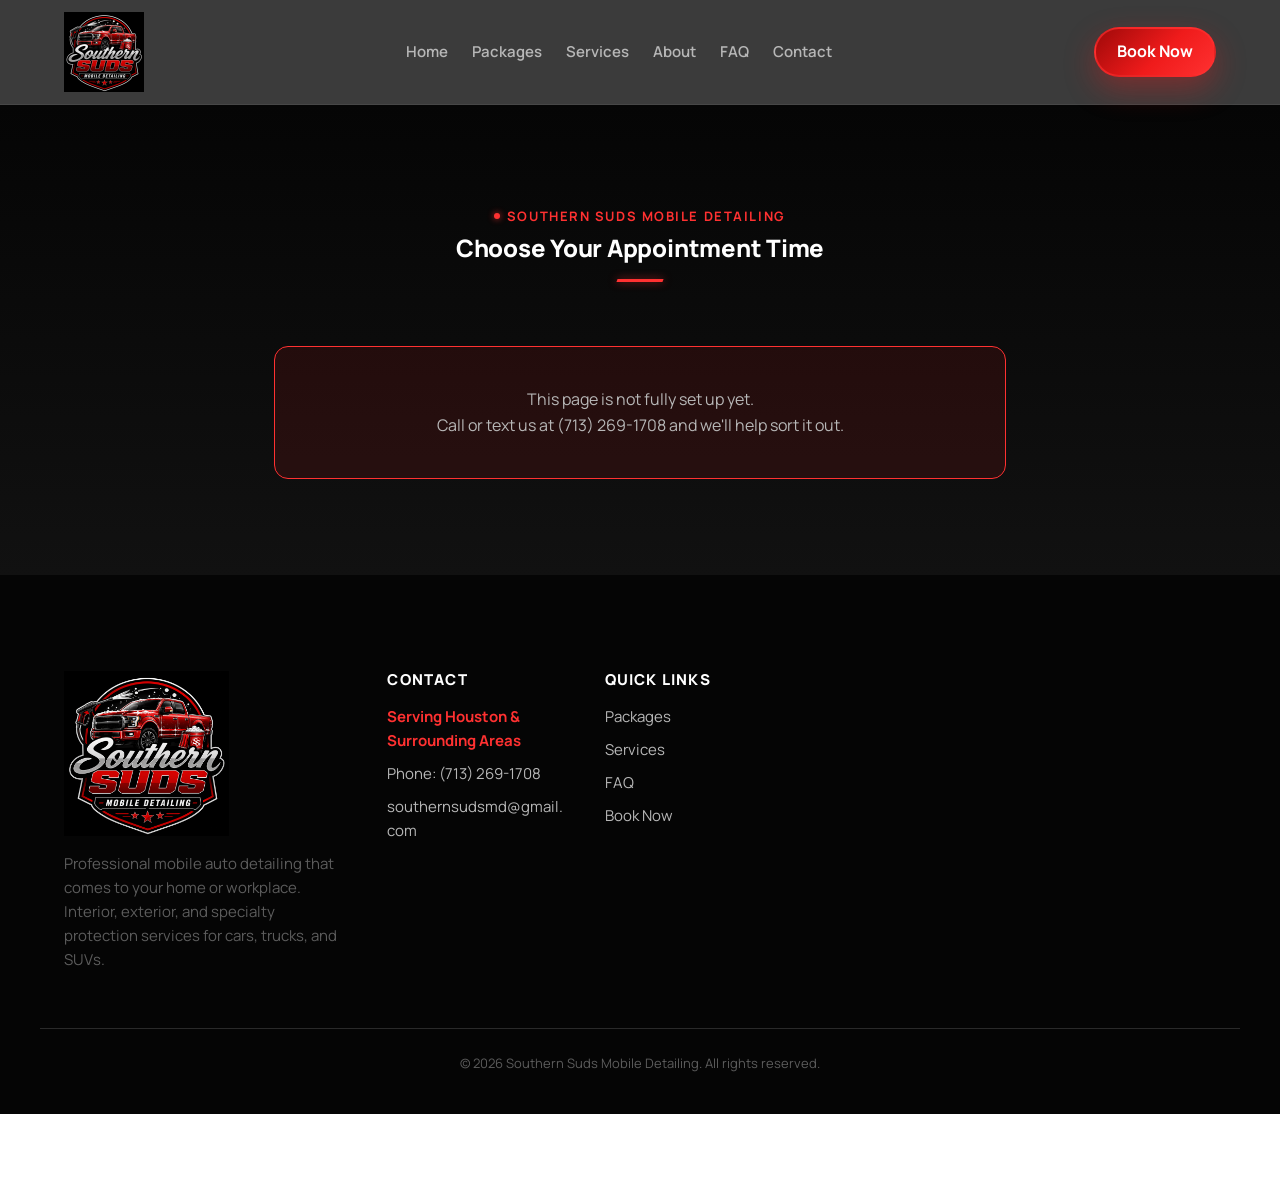
<file: respond.html>
<!DOCTYPE html>
<html lang="en">
<head>
<meta charset="UTF-8">
<meta name="viewport" content="width=device-width, initial-scale=1.0">

<title>Choose Your Appointment Time | Southern Suds Mobile Detailing</title>
<meta name="description" content="Select your appointment time for Southern Suds Mobile Detailing.">
<meta name="robots" content="noindex">

<link rel="icon" type="image/png" href="images/logo.png">
<link rel="apple-touch-icon" href="images/logo.png">

<link rel="preconnect" href="https://fonts.googleapis.com">
<link rel="preconnect" href="https://fonts.gstatic.com" crossorigin>
<link href="https://fonts.googleapis.com/css2?family=Manrope:wght@400;500;600;700;800&display=swap" rel="stylesheet">

<link rel="stylesheet" href="styles.css">
</head>
<body>

<a class="skip-link" href="#main-content">Skip to main content</a>

<header class="site-header" id="site-header">
  <nav class="navbar" aria-label="Primary navigation">
    <a href="index.html" class="logo" aria-label="Southern Suds Mobile Detailing home">
      <img
        src="images/logo.png"
        alt="Southern Suds Mobile Detailing logo"
        class="brand-logo brand-logo--nav"
        width="640" height="640">
    </a>

    <ul class="nav-links" id="nav-links">
      <li><a href="index.html#home">Home</a></li>
      <li><a href="index.html#packages">Packages</a></li>
      <li><a href="index.html#services">Services</a></li>
      <li><a href="index.html#about">About</a></li>
      <li><a href="index.html#faq">FAQ</a></li>
      <li><a href="index.html#contact">Contact</a></li>
    </ul>

    <div class="nav-actions">
      <a href="index.html#booking" class="btn btn-primary nav-book-btn">Book Now</a>
      <button class="hamburger" id="hamburger" aria-label="Open menu" aria-expanded="false" aria-controls="nav-links">
        <span></span><span></span><span></span>
      </button>
    </div>
  </nav>
</header>

<main id="main-content">

  <!-- ============================================================
       APPOINTMENT TIME SELECTION
       ============================================================ -->
  <section class="section section-dark" id="respond-page" aria-labelledby="respond-heading">
    <div class="container container-narrow">
      <div class="section-heading reveal">
        <span class="eyebrow">Southern Suds Mobile Detailing</span>
        <h1 id="respond-heading">Choose Your Appointment Time</h1>
      </div>

      <div id="respond-loading" class="form-confirmation reveal">
        <p>Loading your appointment options…</p>
      </div>

      <div id="respond-error" class="form-confirmation reveal" hidden>
        <p id="respond-error-text"></p>
        <p>Call or text us at <a href="tel:+17132691708">(713) 269-1708</a> and we'll help sort it out.</p>
      </div>

      <div id="respond-options" class="booking-form reveal" hidden>
        <p id="respond-intro" class="section-sub" style="text-align:left;"></p>
        <div id="respond-time-list" class="respond-time-list"></div>
        <button type="button" class="btn btn-primary btn-lg btn-block" id="respond-confirm-btn" disabled>Confirm Selected Time</button>
        <p id="respond-submit-error" class="field-error" style="margin-top:10px;"></p>
      </div>

      <div id="respond-success" class="form-confirmation reveal" hidden>
        <img
          src="images/logo.png"
          alt="Southern Suds Mobile Detailing logo"
          class="brand-logo brand-logo--confirm"
          width="640" height="640" loading="lazy">
        <h3>You're all set!</h3>
        <p id="respond-success-text"></p>
      </div>
    </div>
  </section>

</main>

<!-- ============================================================
     FOOTER
     ============================================================ -->
<footer class="site-footer">
  <div class="container footer-grid">

    <div class="footer-col footer-brand">
      <div class="footer-logo">
        <img
          src="images/logo.png"
          alt="Southern Suds Mobile Detailing logo"
          class="brand-logo brand-logo--footer"
          width="640" height="640" loading="lazy">
      </div>
      <p class="footer-desc">Professional mobile auto detailing that comes to your home or workplace. Interior, exterior, and specialty protection services for cars, trucks, and SUVs.</p>
    </div>

    <div class="footer-col">
      <h4>Contact</h4>
      <ul class="footer-list">
        <li class="footer-tagline">Serving Houston &amp; Surrounding Areas</li>
        <li>Phone: <a href="tel:+17132691708">(713) 269-1708</a></li>
        <li><a href="mailto:southernsudsmd@gmail.com">southernsudsmd@gmail.com</a></li>
      </ul>
    </div>

    <div class="footer-col">
      <h4>Quick Links</h4>
      <ul class="footer-list">
        <li><a href="index.html#packages">Packages</a></li>
        <li><a href="index.html#services">Services</a></li>
        <li><a href="index.html#faq">FAQ</a></li>
        <li><a href="index.html#booking">Book Now</a></li>
      </ul>
    </div>
  </div>

  <div class="footer-bottom">
    <p>&copy; <span id="footer-year"></span> Southern Suds Mobile Detailing. All rights reserved.</p>
  </div>
</footer>

<!-- Back to top -->
<button type="button" class="back-to-top" id="back-to-top" aria-label="Back to top" hidden>
  <svg width="20" height="20" viewBox="0 0 24 24" fill="none" aria-hidden="true"><path d="M12 5v14M5 12l7-7 7 7" stroke="currentColor" stroke-width="2" fill="none" stroke-linecap="round" stroke-linejoin="round"/></svg>
</button>

<script src="script.js"></script>
<script>
(function () {
  'use strict';

  var loadingEl = document.getElementById('respond-loading');
  var errorEl = document.getElementById('respond-error');
  var errorTextEl = document.getElementById('respond-error-text');
  var optionsEl = document.getElementById('respond-options');
  var introEl = document.getElementById('respond-intro');
  var listEl = document.getElementById('respond-time-list');
  var confirmBtn = document.getElementById('respond-confirm-btn');
  var submitErrorEl = document.getElementById('respond-submit-error');
  var successEl = document.getElementById('respond-success');
  var successTextEl = document.getElementById('respond-success-text');

  function showOnly(el) {
    [loadingEl, errorEl, optionsEl, successEl].forEach(function (e) { e.hidden = e !== el; });
  }

  function showError(message) {
    errorTextEl.textContent = message;
    showOnly(errorEl);
  }

  var params = new URLSearchParams(window.location.search);
  var token = params.get('token');
  var apiUrl = window.BOOKING_API_URL;

  if (!apiUrl || apiUrl.indexOf('PASTE_YOUR') !== -1) {
    showError('This page is not fully set up yet.');
    return;
  }
  if (!token) {
    showError('This link is missing information. Please use the link from your email.');
    return;
  }

  var selectedIndex = null;

  fetch(apiUrl + '?action=getByToken&token=' + encodeURIComponent(token))
    .then(function (res) { return res.json(); })
    .then(function (data) {
      if (!data.ok) {
        showError(data.error || 'This link is no longer valid.');
        return;
      }
      var booking = data.booking;
      if (booking.status !== 'PENDING') {
        showError('This request has already been handled. Call or text us if you have questions.');
        return;
      }
      if (!booking.proposedTimes || !booking.proposedTimes.length) {
        showError('No alternate times are available on this request yet.');
        return;
      }

      introEl.textContent = 'Your requested appointment time is unavailable, but we have other options available. Please select the time that works best for you.';

      listEl.innerHTML = '';
      booking.proposedTimes.forEach(function (t, i) {
        var label = document.createElement('label');
        label.className = 'respond-time-option';
        label.innerHTML =
          '<input type="radio" name="respond-time" value="' + i + '">' +
          '<span>' + formatDate(t.date) + ' — ' + escapeHtml(t.time) + '</span>';
        listEl.appendChild(label);
      });

      listEl.addEventListener('change', function (e) {
        if (e.target.name === 'respond-time') {
          selectedIndex = e.target.value;
          confirmBtn.disabled = false;
        }
      });

      showOnly(optionsEl);
    })
    .catch(function () {
      showError('We could not load your appointment options. Please try again in a moment.');
    });

  confirmBtn.addEventListener('click', function () {
    if (selectedIndex === null) { return; }
    confirmBtn.disabled = true;
    confirmBtn.textContent = 'Confirming…';
    submitErrorEl.textContent = '';

    fetch(apiUrl, {
      method: 'POST',
      headers: { 'Content-Type': 'text/plain;charset=utf-8' },
      body: JSON.stringify({ action: 'respondToProposal', token: token, selectedIndex: Number(selectedIndex) })
    })
      .then(function (res) { return res.json(); })
      .then(function (data) {
        if (!data.ok) {
          submitErrorEl.textContent = data.error || 'Something went wrong. Please try again.';
          confirmBtn.disabled = false;
          confirmBtn.textContent = 'Confirm Selected Time';
          return;
        }
        var chosen = listEl.querySelector('input[name="respond-time"]:checked + span').textContent;
        successTextEl.textContent = 'Your appointment is confirmed for ' + chosen + '. We look forward to taking care of your vehicle.';
        showOnly(successEl);
      })
      .catch(function () {
        submitErrorEl.textContent = 'Something went wrong. Please try again, or call/text us at (713) 269-1708.';
        confirmBtn.disabled = false;
        confirmBtn.textContent = 'Confirm Selected Time';
      });
  });

  function formatDate(dateStr) {
    try {
      var d = new Date(dateStr + 'T00:00:00');
      return d.toLocaleDateString('en-US', { weekday: 'long', month: 'long', day: 'numeric' });
    } catch (e) {
      return dateStr;
    }
  }

  function escapeHtml(str) {
    return String(str == null ? '' : str).replace(/[&<>"']/g, function (c) {
      return { '&': '&amp;', '<': '&lt;', '>': '&gt;', '"': '&quot;', "'": '&#39;' }[c];
    });
  }
})();
</script>
</body>
</html>
</file>
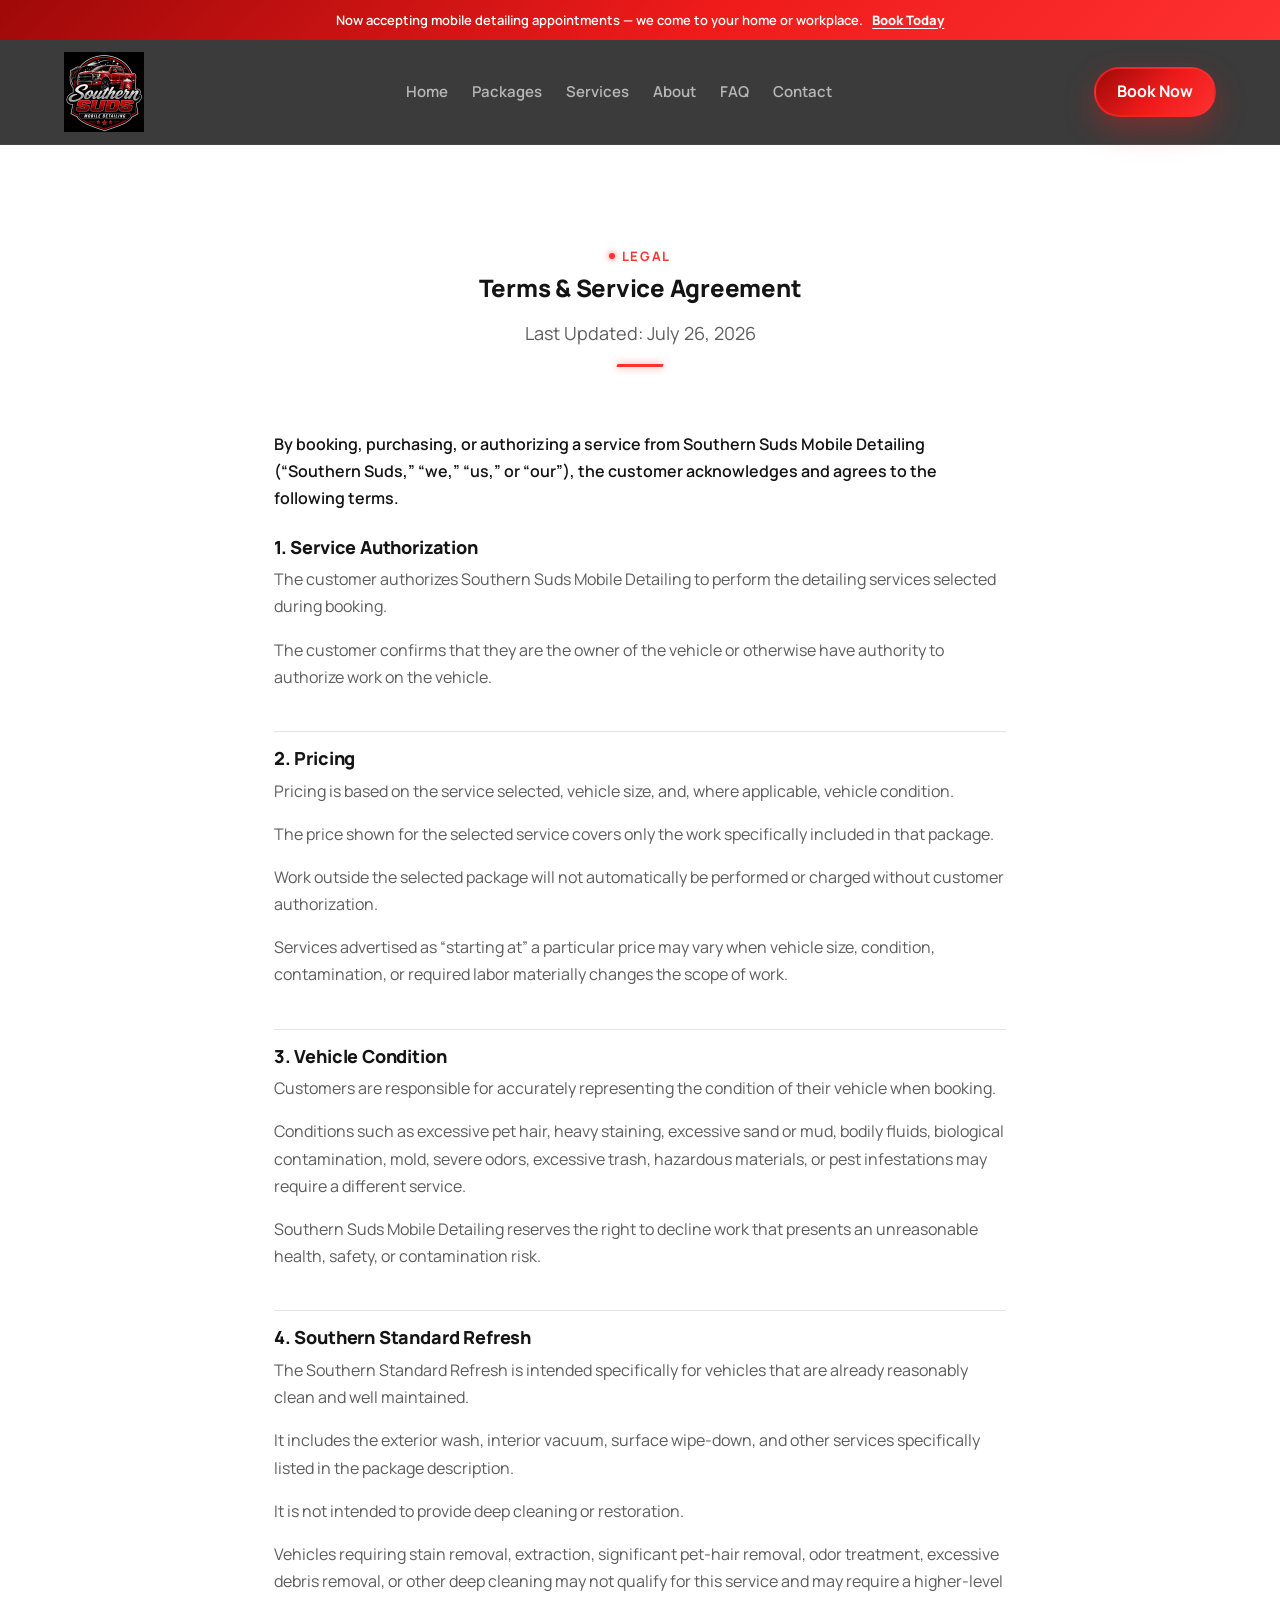
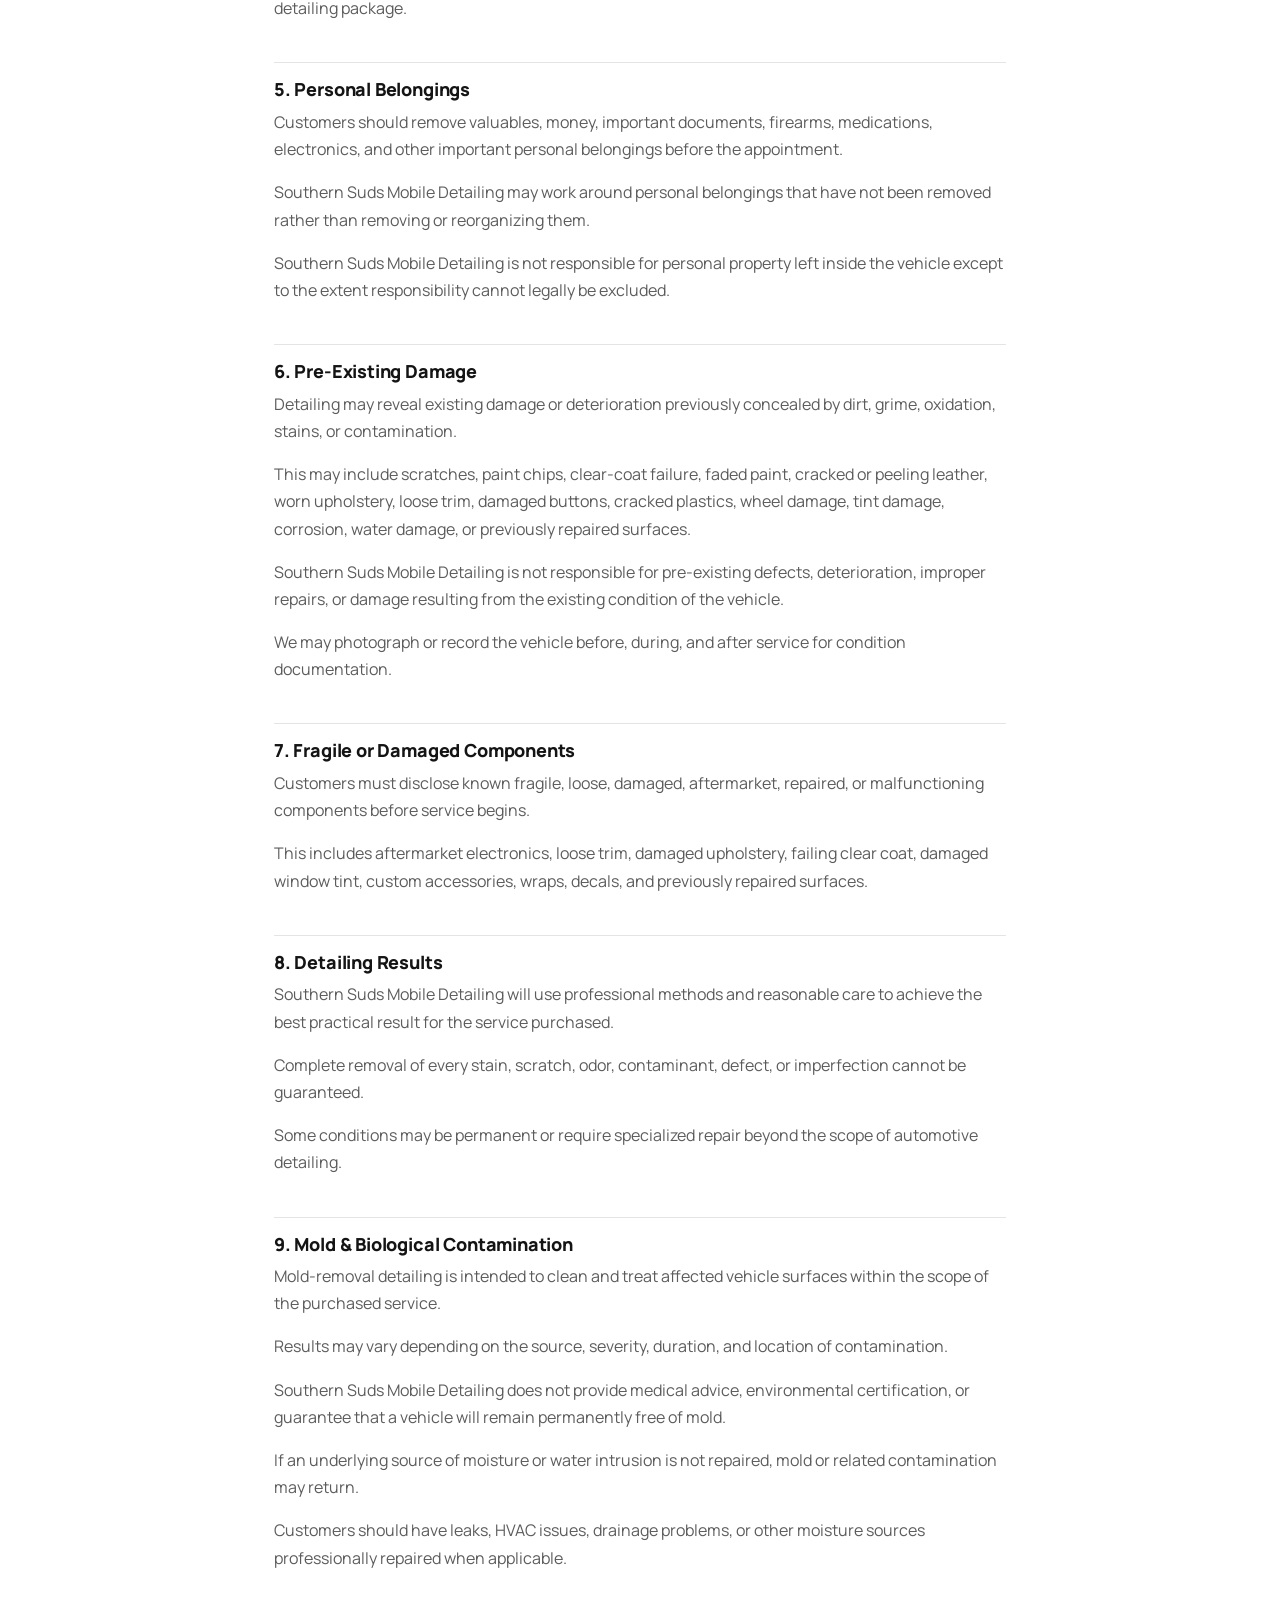
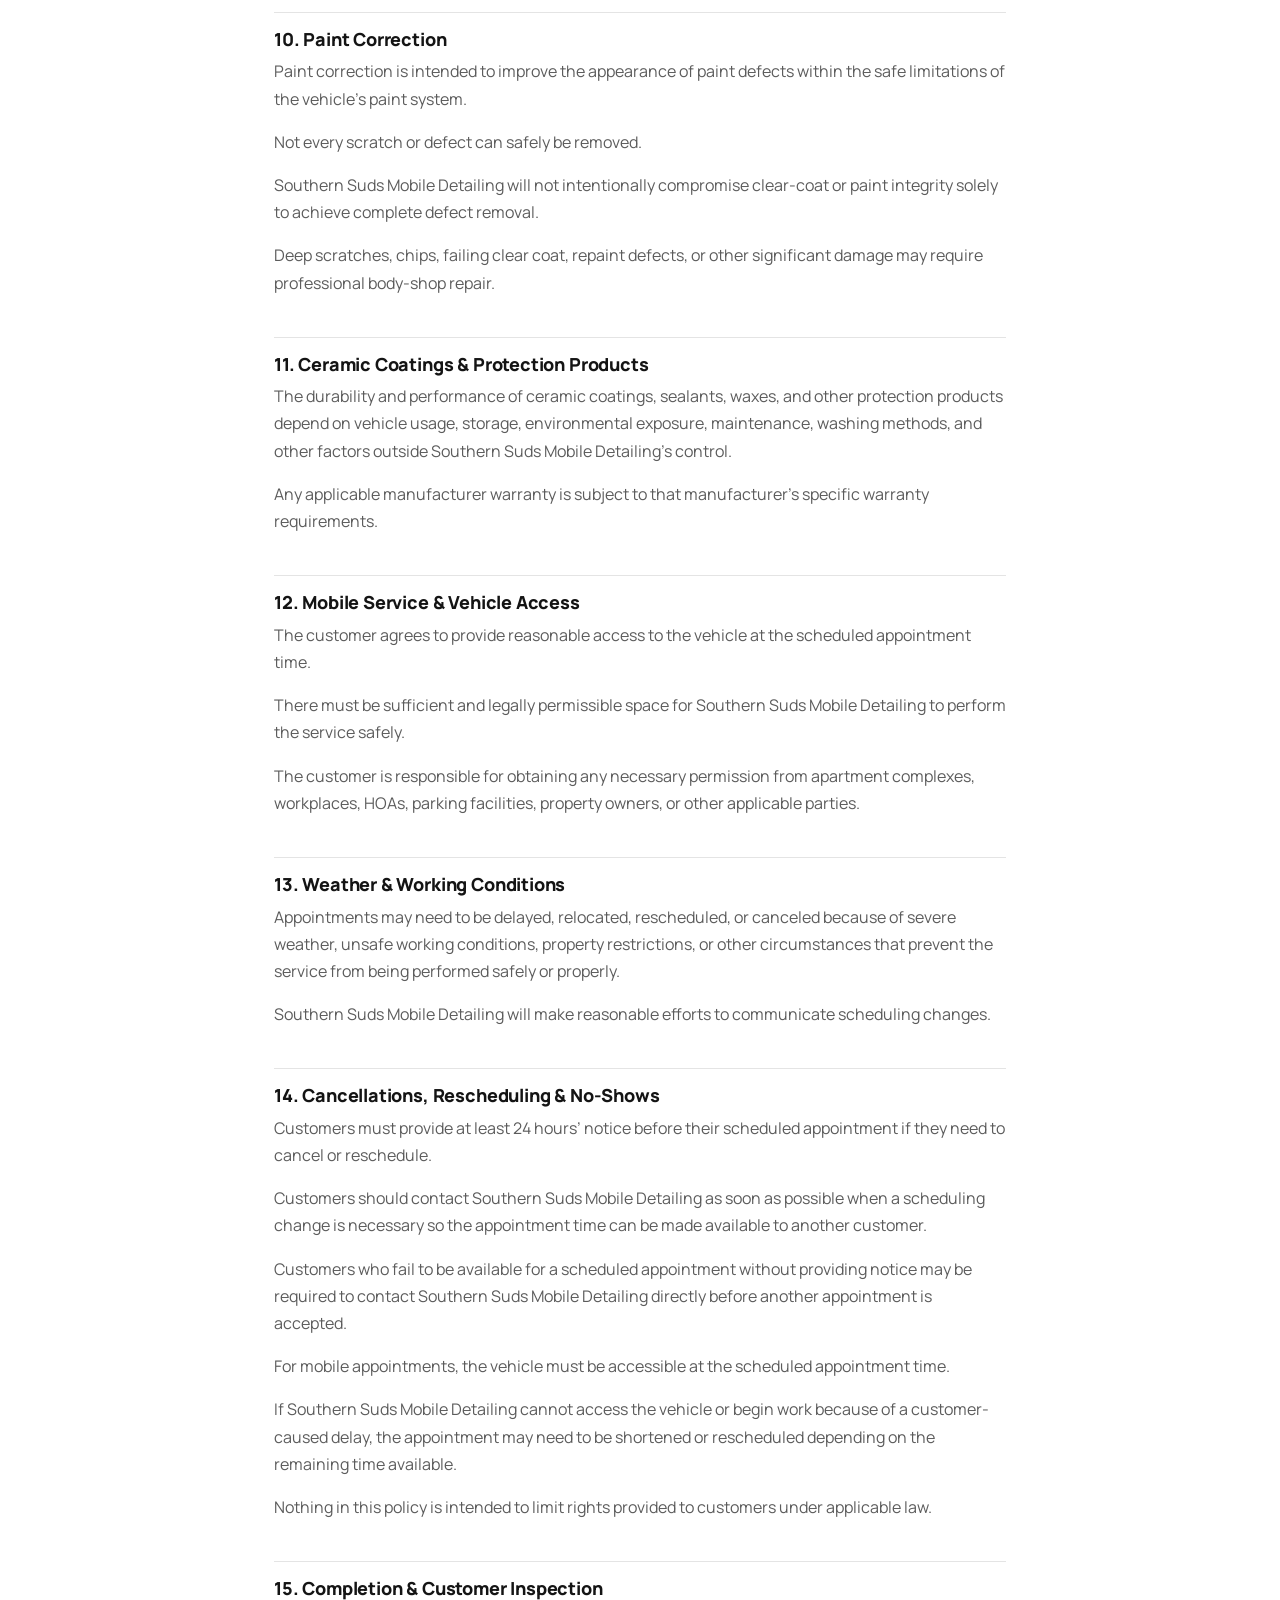
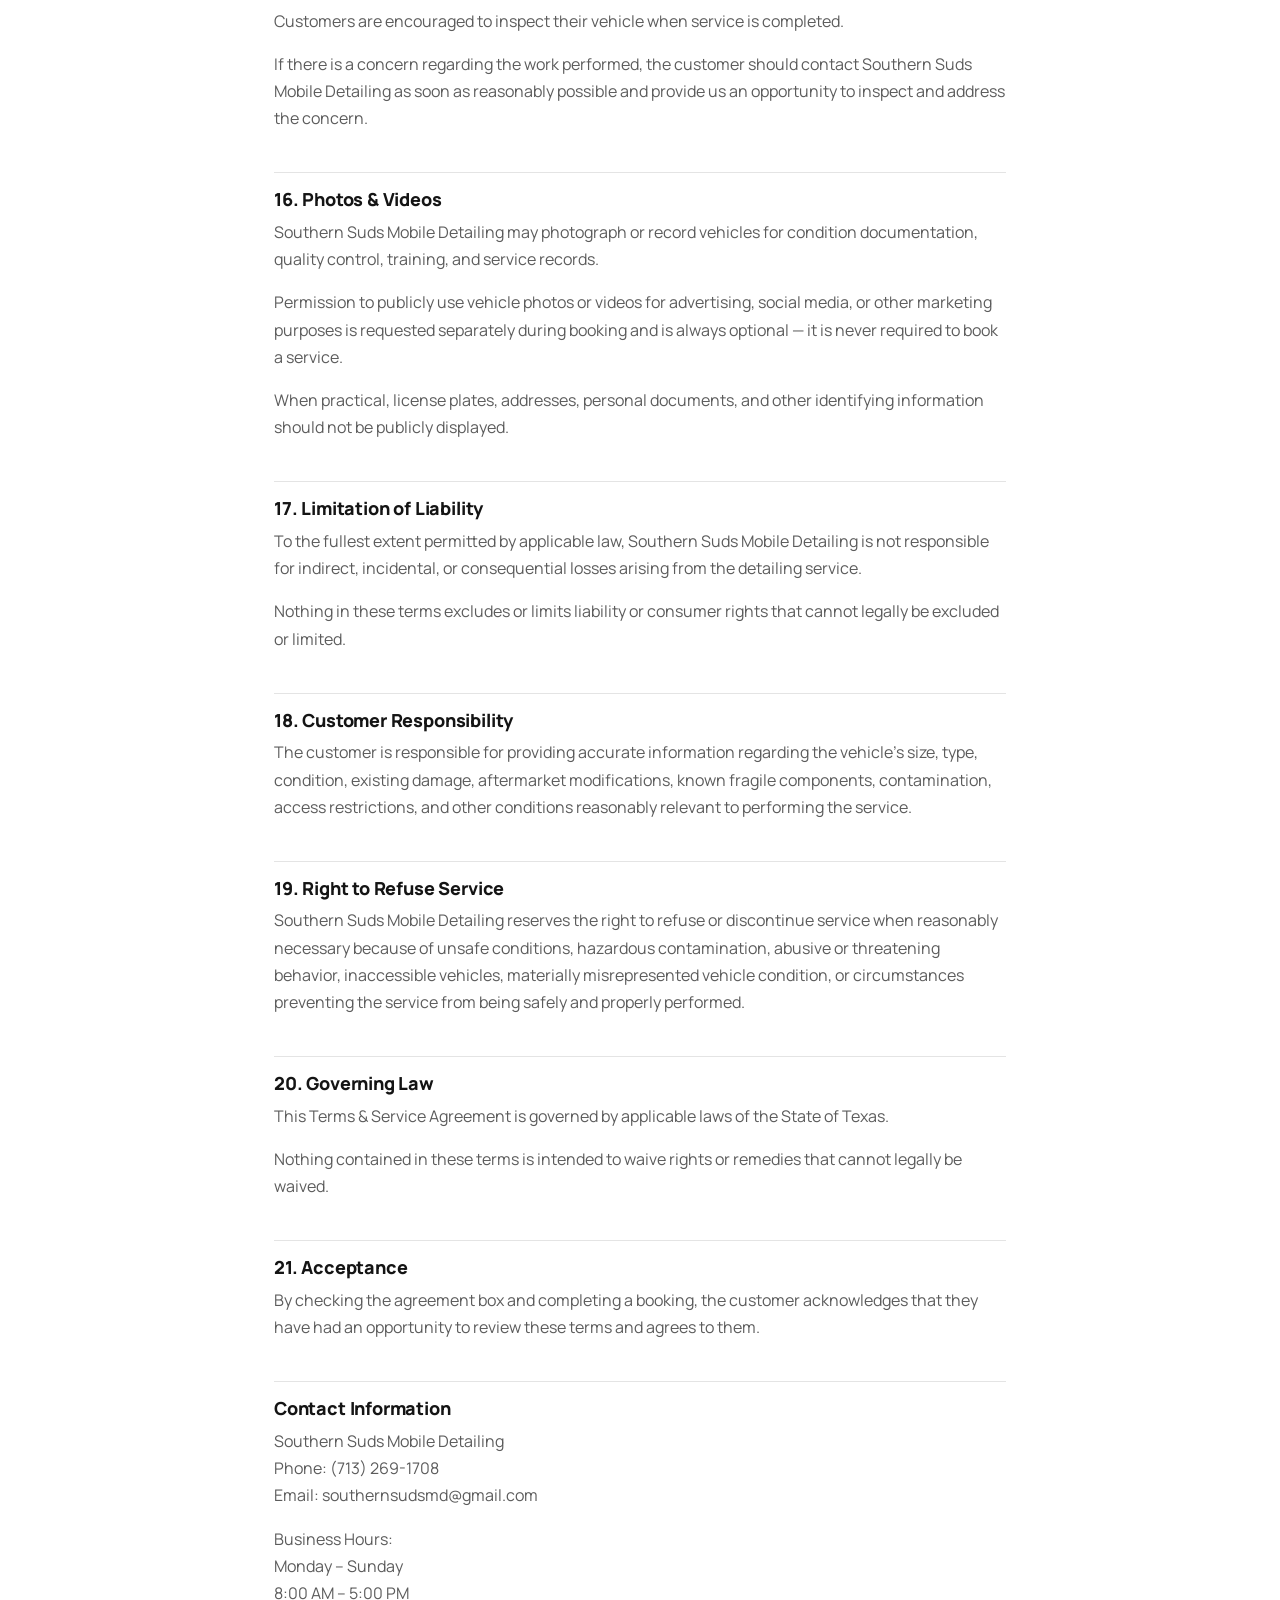
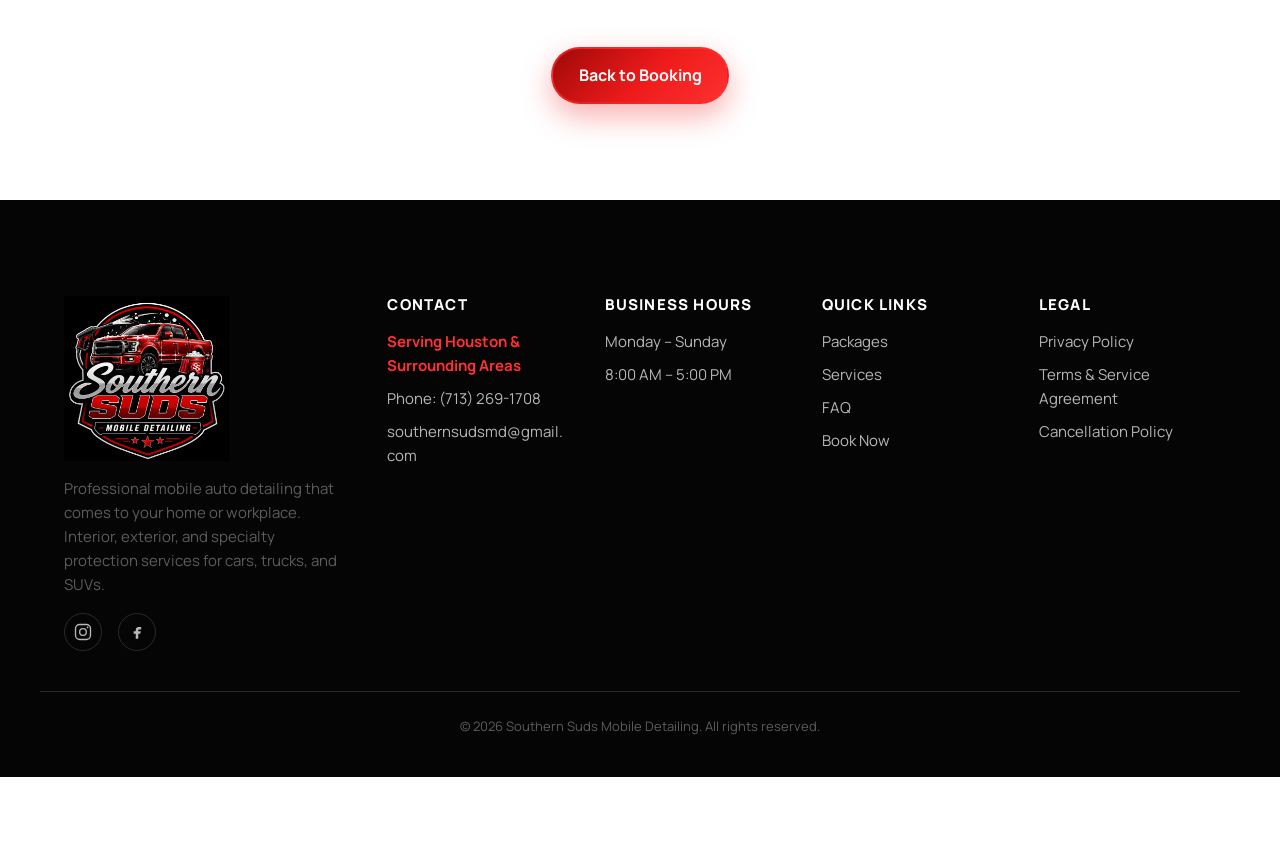
<file: terms.html>
<!DOCTYPE html>
<html lang="en">
<head>
<meta charset="UTF-8">
<meta name="viewport" content="width=device-width, initial-scale=1.0">

<title>Terms &amp; Service Agreement | Southern Suds Mobile Detailing</title>
<meta name="description" content="Southern Suds Mobile Detailing Terms &amp; Service Agreement — pricing, vehicle condition, cancellations, and booking terms.">
<meta name="robots" content="noindex">
<link rel="canonical" href="[CANONICAL URL]/terms.html">

<link rel="icon" type="image/png" href="images/logo.png">
<link rel="apple-touch-icon" href="images/logo.png">

<link rel="preconnect" href="https://fonts.googleapis.com">
<link rel="preconnect" href="https://fonts.gstatic.com" crossorigin>
<link href="https://fonts.googleapis.com/css2?family=Manrope:wght@400;500;600;700;800&display=swap" rel="stylesheet">

<link rel="stylesheet" href="styles.css">
</head>
<body>

<a class="skip-link" href="#main-content">Skip to main content</a>

<div class="announcement-bar" role="region" aria-label="Announcement">
  <p>Now accepting mobile detailing appointments — we come to your home or workplace.
    <a href="index.html#booking" class="announcement-link">Book Today</a>
  </p>
</div>

<header class="site-header" id="site-header">
  <nav class="navbar" aria-label="Primary navigation">
    <a href="index.html" class="logo" aria-label="Southern Suds Mobile Detailing home">
      <img
        src="images/logo.png"
        alt="Southern Suds Mobile Detailing logo"
        class="brand-logo brand-logo--nav"
        width="640" height="640">
    </a>

    <ul class="nav-links" id="nav-links">
      <li><a href="index.html#home">Home</a></li>
      <li><a href="index.html#packages">Packages</a></li>
      <li><a href="index.html#services">Services</a></li>
      <li><a href="index.html#about">About</a></li>
      <li><a href="index.html#faq">FAQ</a></li>
      <li><a href="index.html#contact">Contact</a></li>
    </ul>

    <div class="nav-actions">
      <a href="index.html#booking" class="btn btn-primary nav-book-btn">Book Now</a>
      <button class="hamburger" id="hamburger" aria-label="Open menu" aria-expanded="false" aria-controls="nav-links">
        <span></span><span></span><span></span>
      </button>
    </div>
  </nav>
</header>

<main id="main-content">

  <!-- ============================================================
       TERMS & SERVICE AGREEMENT
       ============================================================ -->
  <section class="section legal-page" id="terms-page" aria-labelledby="terms-page-heading">
    <div class="container container-narrow">
      <div class="section-heading reveal">
        <span class="eyebrow">Legal</span>
        <h1 id="terms-page-heading">Terms &amp; Service Agreement</h1>
        <p class="section-sub">Last Updated: July 26, 2026</p>
      </div>

      <div class="legal-content reveal">
        <p>By booking, purchasing, or authorizing a service from Southern Suds Mobile Detailing (&ldquo;Southern Suds,&rdquo; &ldquo;we,&rdquo; &ldquo;us,&rdquo; or &ldquo;our&rdquo;), the customer acknowledges and agrees to the following terms.</p>

        <h2>1. Service Authorization</h2>
        <p>The customer authorizes Southern Suds Mobile Detailing to perform the detailing services selected during booking.</p>
        <p>The customer confirms that they are the owner of the vehicle or otherwise have authority to authorize work on the vehicle.</p>

        <h2>2. Pricing</h2>
        <p>Pricing is based on the service selected, vehicle size, and, where applicable, vehicle condition.</p>
        <p>The price shown for the selected service covers only the work specifically included in that package.</p>
        <p>Work outside the selected package will not automatically be performed or charged without customer authorization.</p>
        <p>Services advertised as &ldquo;starting at&rdquo; a particular price may vary when vehicle size, condition, contamination, or required labor materially changes the scope of work.</p>

        <h2>3. Vehicle Condition</h2>
        <p>Customers are responsible for accurately representing the condition of their vehicle when booking.</p>
        <p>Conditions such as excessive pet hair, heavy staining, excessive sand or mud, bodily fluids, biological contamination, mold, severe odors, excessive trash, hazardous materials, or pest infestations may require a different service.</p>
        <p>Southern Suds Mobile Detailing reserves the right to decline work that presents an unreasonable health, safety, or contamination risk.</p>

        <h2>4. Southern Standard Refresh</h2>
        <p>The Southern Standard Refresh is intended specifically for vehicles that are already reasonably clean and well maintained.</p>
        <p>It includes the exterior wash, interior vacuum, surface wipe-down, and other services specifically listed in the package description.</p>
        <p>It is not intended to provide deep cleaning or restoration.</p>
        <p>Vehicles requiring stain removal, extraction, significant pet-hair removal, odor treatment, excessive debris removal, or other deep cleaning may not qualify for this service and may require a higher-level detailing package.</p>

        <h2>5. Personal Belongings</h2>
        <p>Customers should remove valuables, money, important documents, firearms, medications, electronics, and other important personal belongings before the appointment.</p>
        <p>Southern Suds Mobile Detailing may work around personal belongings that have not been removed rather than removing or reorganizing them.</p>
        <p>Southern Suds Mobile Detailing is not responsible for personal property left inside the vehicle except to the extent responsibility cannot legally be excluded.</p>

        <h2>6. Pre-Existing Damage</h2>
        <p>Detailing may reveal existing damage or deterioration previously concealed by dirt, grime, oxidation, stains, or contamination.</p>
        <p>This may include scratches, paint chips, clear-coat failure, faded paint, cracked or peeling leather, worn upholstery, loose trim, damaged buttons, cracked plastics, wheel damage, tint damage, corrosion, water damage, or previously repaired surfaces.</p>
        <p>Southern Suds Mobile Detailing is not responsible for pre-existing defects, deterioration, improper repairs, or damage resulting from the existing condition of the vehicle.</p>
        <p>We may photograph or record the vehicle before, during, and after service for condition documentation.</p>

        <h2>7. Fragile or Damaged Components</h2>
        <p>Customers must disclose known fragile, loose, damaged, aftermarket, repaired, or malfunctioning components before service begins.</p>
        <p>This includes aftermarket electronics, loose trim, damaged upholstery, failing clear coat, damaged window tint, custom accessories, wraps, decals, and previously repaired surfaces.</p>

        <h2>8. Detailing Results</h2>
        <p>Southern Suds Mobile Detailing will use professional methods and reasonable care to achieve the best practical result for the service purchased.</p>
        <p>Complete removal of every stain, scratch, odor, contaminant, defect, or imperfection cannot be guaranteed.</p>
        <p>Some conditions may be permanent or require specialized repair beyond the scope of automotive detailing.</p>

        <h2>9. Mold &amp; Biological Contamination</h2>
        <p>Mold-removal detailing is intended to clean and treat affected vehicle surfaces within the scope of the purchased service.</p>
        <p>Results may vary depending on the source, severity, duration, and location of contamination.</p>
        <p>Southern Suds Mobile Detailing does not provide medical advice, environmental certification, or guarantee that a vehicle will remain permanently free of mold.</p>
        <p>If an underlying source of moisture or water intrusion is not repaired, mold or related contamination may return.</p>
        <p>Customers should have leaks, HVAC issues, drainage problems, or other moisture sources professionally repaired when applicable.</p>

        <h2>10. Paint Correction</h2>
        <p>Paint correction is intended to improve the appearance of paint defects within the safe limitations of the vehicle&rsquo;s paint system.</p>
        <p>Not every scratch or defect can safely be removed.</p>
        <p>Southern Suds Mobile Detailing will not intentionally compromise clear-coat or paint integrity solely to achieve complete defect removal.</p>
        <p>Deep scratches, chips, failing clear coat, repaint defects, or other significant damage may require professional body-shop repair.</p>

        <h2>11. Ceramic Coatings &amp; Protection Products</h2>
        <p>The durability and performance of ceramic coatings, sealants, waxes, and other protection products depend on vehicle usage, storage, environmental exposure, maintenance, washing methods, and other factors outside Southern Suds Mobile Detailing&rsquo;s control.</p>
        <p>Any applicable manufacturer warranty is subject to that manufacturer&rsquo;s specific warranty requirements.</p>

        <h2>12. Mobile Service &amp; Vehicle Access</h2>
        <p>The customer agrees to provide reasonable access to the vehicle at the scheduled appointment time.</p>
        <p>There must be sufficient and legally permissible space for Southern Suds Mobile Detailing to perform the service safely.</p>
        <p>The customer is responsible for obtaining any necessary permission from apartment complexes, workplaces, HOAs, parking facilities, property owners, or other applicable parties.</p>

        <h2>13. Weather &amp; Working Conditions</h2>
        <p>Appointments may need to be delayed, relocated, rescheduled, or canceled because of severe weather, unsafe working conditions, property restrictions, or other circumstances that prevent the service from being performed safely or properly.</p>
        <p>Southern Suds Mobile Detailing will make reasonable efforts to communicate scheduling changes.</p>

        <h2>14. Cancellations, Rescheduling &amp; No-Shows</h2>
        <p>Customers must provide at least 24 hours&rsquo; notice before their scheduled appointment if they need to cancel or reschedule.</p>
        <p>Customers should contact Southern Suds Mobile Detailing as soon as possible when a scheduling change is necessary so the appointment time can be made available to another customer.</p>
        <p>Customers who fail to be available for a scheduled appointment without providing notice may be required to contact Southern Suds Mobile Detailing directly before another appointment is accepted.</p>
        <p>For mobile appointments, the vehicle must be accessible at the scheduled appointment time.</p>
        <p>If Southern Suds Mobile Detailing cannot access the vehicle or begin work because of a customer-caused delay, the appointment may need to be shortened or rescheduled depending on the remaining time available.</p>
        <p>Nothing in this policy is intended to limit rights provided to customers under applicable law.</p>

        <h2>15. Completion &amp; Customer Inspection</h2>
        <p>Customers are encouraged to inspect their vehicle when service is completed.</p>
        <p>If there is a concern regarding the work performed, the customer should contact Southern Suds Mobile Detailing as soon as reasonably possible and provide us an opportunity to inspect and address the concern.</p>

        <h2>16. Photos &amp; Videos</h2>
        <p>Southern Suds Mobile Detailing may photograph or record vehicles for condition documentation, quality control, training, and service records.</p>
        <p>Permission to publicly use vehicle photos or videos for advertising, social media, or other marketing purposes is requested separately during booking and is always optional — it is never required to book a service.</p>
        <p>When practical, license plates, addresses, personal documents, and other identifying information should not be publicly displayed.</p>

        <h2>17. Limitation of Liability</h2>
        <p>To the fullest extent permitted by applicable law, Southern Suds Mobile Detailing is not responsible for indirect, incidental, or consequential losses arising from the detailing service.</p>
        <p>Nothing in these terms excludes or limits liability or consumer rights that cannot legally be excluded or limited.</p>

        <h2>18. Customer Responsibility</h2>
        <p>The customer is responsible for providing accurate information regarding the vehicle&rsquo;s size, type, condition, existing damage, aftermarket modifications, known fragile components, contamination, access restrictions, and other conditions reasonably relevant to performing the service.</p>

        <h2>19. Right to Refuse Service</h2>
        <p>Southern Suds Mobile Detailing reserves the right to refuse or discontinue service when reasonably necessary because of unsafe conditions, hazardous contamination, abusive or threatening behavior, inaccessible vehicles, materially misrepresented vehicle condition, or circumstances preventing the service from being safely and properly performed.</p>

        <h2>20. Governing Law</h2>
        <p>This Terms &amp; Service Agreement is governed by applicable laws of the State of Texas.</p>
        <p>Nothing contained in these terms is intended to waive rights or remedies that cannot legally be waived.</p>

        <h2>21. Acceptance</h2>
        <p>By checking the agreement box and completing a booking, the customer acknowledges that they have had an opportunity to review these terms and agrees to them.</p>

        <h2>Contact Information</h2>
        <p>
          Southern Suds Mobile Detailing<br>
          Phone: <a href="tel:+17132691708">(713) 269-1708</a><br>
          Email: <a href="mailto:southernsudsmd@gmail.com">southernsudsmd@gmail.com</a>
        </p>
        <p>
          Business Hours:<br>
          Monday – Sunday<br>
          8:00 AM – 5:00 PM
        </p>

        <div class="legal-back-link">
          <a href="index.html#booking" class="btn btn-primary">Back to Booking</a>
        </div>
      </div>
    </div>
  </section>

</main>

<!-- ============================================================
     FOOTER
     ============================================================ -->
<footer class="site-footer">
  <div class="container footer-grid">

    <div class="footer-col footer-brand">
      <div class="footer-logo">
        <img
          src="images/logo.png"
          alt="Southern Suds Mobile Detailing logo"
          class="brand-logo brand-logo--footer"
          width="640" height="640" loading="lazy">
      </div>
      <p class="footer-desc">Professional mobile auto detailing that comes to your home or workplace. Interior, exterior, and specialty protection services for cars, trucks, and SUVs.</p>
      <div class="footer-social">
        <a href="[INSTAGRAM LINK]" aria-label="Southern Suds on Instagram" target="_blank" rel="noopener noreferrer">
          <svg width="20" height="20" viewBox="0 0 24 24" fill="none" aria-hidden="true"><rect x="3" y="3" width="18" height="18" rx="5" stroke="currentColor" stroke-width="1.6"/><circle cx="12" cy="12" r="4" stroke="currentColor" stroke-width="1.6"/><circle cx="17.5" cy="6.5" r="1" fill="currentColor"/></svg>
        </a>
        <a href="[FACEBOOK LINK]" aria-label="Southern Suds on Facebook" target="_blank" rel="noopener noreferrer">
          <svg width="20" height="20" viewBox="0 0 24 24" fill="none" aria-hidden="true"><path d="M14 9h3V6h-3c-2 0-3.5 1.5-3.5 3.5V11H8v3h2.5v6h3v-6H16l.5-3h-3V9.6c0-.3.2-.6.5-.6z" fill="currentColor"/></svg>
        </a>
      </div>
    </div>

    <div class="footer-col">
      <h4>Contact</h4>
      <ul class="footer-list">
        <li class="footer-tagline">Serving Houston &amp; Surrounding Areas</li>
        <li>Phone: <a href="tel:+17132691708">(713) 269-1708</a></li>
        <li><a href="mailto:southernsudsmd@gmail.com">southernsudsmd@gmail.com</a></li>
      </ul>
    </div>

    <div class="footer-col">
      <h4>Business Hours</h4>
      <ul class="footer-list">
        <li>Monday – Sunday</li>
        <li>8:00 AM – 5:00 PM</li>
      </ul>
    </div>

    <div class="footer-col">
      <h4>Quick Links</h4>
      <ul class="footer-list">
        <li><a href="index.html#packages">Packages</a></li>
        <li><a href="index.html#services">Services</a></li>
        <li><a href="index.html#faq">FAQ</a></li>
        <li><a href="index.html#booking">Book Now</a></li>
      </ul>
    </div>

    <div class="footer-col">
      <h4>Legal</h4>
      <ul class="footer-list">
        <li><button type="button" class="footer-link-btn" data-modal="privacy-modal">Privacy Policy</button></li>
        <li><a href="terms.html">Terms &amp; Service Agreement</a></li>
        <li><button type="button" class="footer-link-btn" data-modal="cancellation-modal">Cancellation Policy</button></li>
      </ul>
    </div>
  </div>

  <div class="footer-bottom">
    <p>&copy; <span id="footer-year"></span> Southern Suds Mobile Detailing. All rights reserved.</p>
  </div>
</footer>

<!-- ============================================================
     LEGAL MODALS (placeholder content — replace with reviewed policies)
     ============================================================ -->
<div class="modal-overlay" id="privacy-modal" role="dialog" aria-modal="true" aria-labelledby="privacy-modal-title" hidden>
  <div class="modal-box">
    <button type="button" class="modal-close" data-close-modal aria-label="Close">&times;</button>
    <h3 id="privacy-modal-title">Privacy Policy</h3>
    <p>[PLACEHOLDER] Southern Suds Mobile Detailing respects your privacy. Information submitted through this website, such as your name, phone number, email, and address, is used only to schedule and communicate about your detailing appointment. Replace this placeholder with a full privacy policy before publishing your site.</p>
  </div>
</div>

<div class="modal-overlay" id="cancellation-modal" role="dialog" aria-modal="true" aria-labelledby="cancellation-modal-title" hidden>
  <div class="modal-box">
    <button type="button" class="modal-close" data-close-modal aria-label="Close">&times;</button>
    <h3 id="cancellation-modal-title">Cancellation Policy</h3>
    <p>[PLACEHOLDER] Please provide as much notice as possible if you need to cancel or reschedule your appointment. [EDITABLE: add your specific cancellation window, fees, and rescheduling process.]</p>
  </div>
</div>

<!-- ============================================================
     PERSISTENT MOBILE ACTION BAR
     ============================================================ -->
<div class="mobile-action-bar" aria-label="Quick contact actions">
  <a href="tel:+17132691708" class="mobile-action-item">
    <svg width="20" height="20" viewBox="0 0 24 24" fill="none" aria-hidden="true"><path d="M6.6 10.8c1.4 2.8 3.8 5.1 6.6 6.6l2.2-2.2c.3-.3.7-.4 1-.2 1.1.4 2.3.6 3.6.6.6 0 1 .4 1 1V20c0 .6-.4 1-1 1C10.6 21 3 13.4 3 4c0-.6.4-1 1-1h3.5c.6 0 1 .4 1 1 0 1.3.2 2.5.6 3.6.1.4 0 .8-.2 1L6.6 10.8z" fill="currentColor"/></svg>
    <span>Call</span>
  </a>
  <a href="sms:+17132691708" class="mobile-action-item">
    <svg width="20" height="20" viewBox="0 0 24 24" fill="none" aria-hidden="true"><path d="M4 4h16v12H7l-3 3V4z" fill="currentColor"/></svg>
    <span>Text</span>
  </a>
  <a href="index.html#booking" class="mobile-action-item mobile-action-primary">
    <svg width="20" height="20" viewBox="0 0 24 24" fill="none" aria-hidden="true"><path d="M12 2 3 7v6c0 5 4 8.5 9 9 5-.5 9-4 9-9V7l-9-5z" fill="currentColor"/></svg>
    <span>Book Now</span>
  </a>
</div>

<!-- Floating desktop Book Now button — hidden on small screens where the
     mobile action bar already provides a persistent Book Now action. -->
<a href="index.html#booking" class="floating-book-btn" id="floating-book-btn">
  <svg width="20" height="20" viewBox="0 0 24 24" fill="none" aria-hidden="true"><rect x="3" y="4" width="18" height="18" rx="2" stroke="currentColor" stroke-width="1.8"/><path d="M3 9h18M8 2v4M16 2v4" stroke="currentColor" stroke-width="1.8" stroke-linecap="round"/><circle cx="8" cy="14" r="1.2" fill="currentColor"/><circle cx="12" cy="14" r="1.2" fill="currentColor"/><circle cx="16" cy="14" r="1.2" fill="currentColor"/></svg>
  <span>Book Now</span>
</a>

<!-- Back to top -->
<button type="button" class="back-to-top" id="back-to-top" aria-label="Back to top" hidden>
  <svg width="20" height="20" viewBox="0 0 24 24" fill="none" aria-hidden="true"><path d="M12 5v14M5 12l7-7 7 7" stroke="currentColor" stroke-width="2" fill="none" stroke-linecap="round" stroke-linejoin="round"/></svg>
</button>

<script src="script.js"></script>
</body>
</html>
</file>
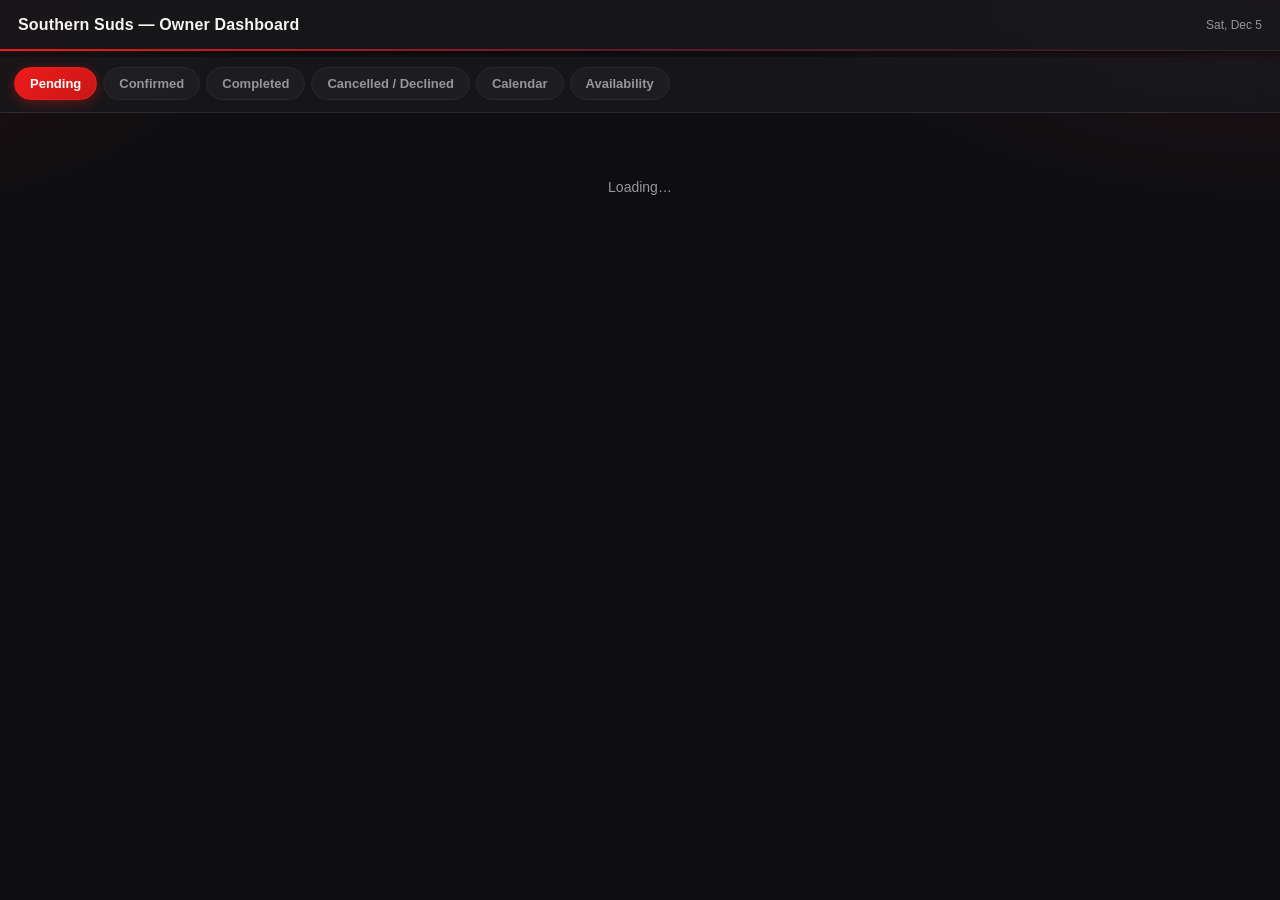
<file: google-apps-script/Dashboard.html>
<!DOCTYPE html>
<html>
<head>
  <base target="_top">
  <meta charset="utf-8">
  <style>
    :root {
      --red: #ef1b1b;
      --red-bright: #ff3b3b;
      --red-glow: rgba(239, 27, 27, 0.35);
      --burgundy: #5c1a2b;
      --charcoal: #18181b;
      --bg: #0e0e10;
      --card: #1a1a1d;
      --card-hover: #202024;
      --border: #29292e;
      --border-light: #38383f;
      --text: #f6f4f2;
      --text-muted: #97959c;
      --amber: #f0a831;
      --green: #34d399;
      --blue: #5da8f5;
      --gray: #9a99a2;
      --shadow-sm: 0 1px 3px rgba(0,0,0,0.35);
      --shadow-md: 0 6px 20px rgba(0,0,0,0.45);
      --radius-card: 14px;
    }
    * { box-sizing: border-box; }
    body {
      margin: 0;
      font-family: -apple-system, BlinkMacSystemFont, "Segoe UI", Roboto, Arial, sans-serif;
      background:
        radial-gradient(900px 500px at 100% -10%, rgba(92,26,43,0.35), transparent 60%),
        radial-gradient(700px 400px at -10% 0%, rgba(239,27,27,0.10), transparent 55%),
        var(--bg);
      background-attachment: fixed;
      color: var(--text);
      -webkit-font-smoothing: antialiased;
      -moz-osx-font-smoothing: grayscale;
    }

    header.app-header {
      position: sticky; top: 0; z-index: 20;
      background: rgba(24,24,27,0.88);
      backdrop-filter: blur(10px);
      -webkit-backdrop-filter: blur(10px);
      border-bottom: 1px solid var(--border);
      box-shadow: var(--shadow-sm);
      padding: 16px 18px;
      display: flex; align-items: center; justify-content: space-between;
    }
    header.app-header::after {
      content: ''; position: absolute; left: 0; right: 0; bottom: -1px; height: 2px;
      background: linear-gradient(90deg, var(--red), var(--burgundy), transparent);
    }
    header.app-header { position: sticky; }
    header.app-header h1 {
      font-size: 16px; margin: 0; font-weight: 800; letter-spacing: 0.01em;
    }
    header.app-header span { font-size: 12px; color: var(--text-muted); font-weight: 500; }

    nav.tabs {
      display: flex; overflow-x: auto; gap: 6px;
      background: rgba(24,24,27,0.88);
      backdrop-filter: blur(10px);
      -webkit-backdrop-filter: blur(10px);
      padding: 10px 14px 12px;
      position: sticky; top: 57px; z-index: 19;
      border-bottom: 1px solid var(--border);
      scrollbar-width: none;
    }
    nav.tabs::-webkit-scrollbar { display: none; }
    nav.tabs button {
      flex: 0 0 auto;
      background: rgba(255,255,255,0.03); border: 1px solid var(--border); color: var(--text-muted);
      padding: 8px 15px; border-radius: 999px; font-size: 13px; font-weight: 600;
      cursor: pointer; white-space: nowrap;
      transition: background 0.15s ease, border-color 0.15s ease, color 0.15s ease, box-shadow 0.15s ease;
    }
    nav.tabs button:hover { border-color: var(--border-light); color: var(--text); }
    nav.tabs button.active {
      background: linear-gradient(135deg, var(--red), #c81717);
      border-color: var(--red);
      color: #fff;
      box-shadow: 0 3px 12px var(--red-glow);
    }

    main { padding: 16px 14px 60px; max-width: 900px; margin: 0 auto; }

    .empty-state {
      text-align: center; color: var(--text-muted); padding: 56px 16px; font-size: 14px;
    }
    .empty-state .empty-icon { font-size: 30px; margin-bottom: 10px; opacity: 0.6; }

    .booking-card {
      background: var(--card);
      border: 1px solid var(--border);
      border-left: 3px solid var(--border-light);
      border-radius: var(--radius-card);
      padding: 14px 16px; margin-bottom: 10px; cursor: pointer;
      box-shadow: var(--shadow-sm);
      transition: transform 0.15s ease, box-shadow 0.15s ease, border-color 0.15s ease, background 0.15s ease;
      animation: fadeInUp 0.25s ease both;
    }
    .booking-card:hover { background: var(--card-hover); box-shadow: var(--shadow-md); transform: translateY(-1px); }
    .booking-card:active { transform: translateY(0); }
    .booking-card.status-PENDING { border-left-color: var(--amber); }
    .booking-card.status-CONFIRMED { border-left-color: var(--green); }
    .booking-card.status-COMPLETED { border-left-color: var(--blue); }
    .booking-card.status-CANCELLED, .booking-card.status-DECLINED { border-left-color: var(--gray); }

    .booking-card-top { display: flex; justify-content: space-between; align-items: flex-start; gap: 10px; }
    .booking-card h3 { margin: 0; font-size: 15.5px; font-weight: 700; letter-spacing: 0.01em; }
    .booking-card .meta { font-size: 13px; color: var(--text-muted); margin-top: 6px; line-height: 1.65; }

    @keyframes fadeInUp {
      from { opacity: 0; transform: translateY(6px); }
      to { opacity: 1; transform: translateY(0); }
    }

    .badge {
      display: inline-flex; align-items: center; gap: 5px;
      font-size: 10px; font-weight: 800; text-transform: uppercase; letter-spacing: 0.05em;
      padding: 4px 10px 4px 8px; border-radius: 999px; white-space: nowrap;
    }
    .badge::before { content: ''; width: 6px; height: 6px; border-radius: 999px; background: currentColor; flex-shrink: 0; }
    .badge-PENDING { background: rgba(240,168,49,0.16); color: var(--amber); }
    .badge-CONFIRMED { background: rgba(52,211,153,0.16); color: var(--green); }
    .badge-COMPLETED { background: rgba(93,168,245,0.16); color: var(--blue); }
    .badge-DECLINED, .badge-CANCELLED { background: rgba(154,153,162,0.16); color: var(--gray); }

    .overlay {
      position: fixed; inset: 0;
      background: rgba(6,6,7,0.72);
      backdrop-filter: blur(3px);
      -webkit-backdrop-filter: blur(3px);
      z-index: 30;
      display: flex; align-items: flex-end; justify-content: center;
      animation: overlayIn 0.18s ease both;
    }
    .overlay[hidden] { display: none; }
    @keyframes overlayIn { from { opacity: 0; } to { opacity: 1; } }

    .sheet {
      background: var(--charcoal);
      width: 100%; max-width: 640px; max-height: 92vh; overflow-y: auto;
      border-radius: 20px 20px 0 0; padding: 22px 20px;
      border-top: 1px solid var(--border-light);
      box-shadow: 0 -12px 40px rgba(0,0,0,0.5);
      animation: sheetUp 0.22s cubic-bezier(0.2, 0.8, 0.2, 1) both;
    }
    @keyframes sheetUp { from { transform: translateY(24px); opacity: 0; } to { transform: translateY(0); opacity: 1; } }
    @media (min-width: 700px) {
      .overlay { align-items: center; }
      .sheet { border-radius: 18px; border: 1px solid var(--border-light); }
    }
    .sheet-close {
      float: right; background: rgba(255,255,255,0.06); border: none; color: var(--text-muted);
      font-size: 18px; width: 30px; height: 30px; border-radius: 999px; cursor: pointer; line-height: 1;
      transition: background 0.15s ease, color 0.15s ease;
    }
    .sheet-close:hover { background: rgba(255,255,255,0.12); color: var(--text); }
    .sheet h2 { margin: 0 0 8px; font-size: 19px; font-weight: 800; }
    .detail-grid { display: grid; grid-template-columns: 1fr 1fr; gap: 12px 18px; margin: 18px 0; font-size: 13px; }
    .detail-grid .full { grid-column: 1 / -1; }
    .detail-grid dt { color: var(--text-muted); margin-bottom: 3px; font-size: 11px; text-transform: uppercase; letter-spacing: 0.04em; font-weight: 600; }
    .detail-grid dd { margin: 0; font-weight: 600; line-height: 1.4; }

    .actions { display: flex; flex-wrap: wrap; gap: 8px; margin-top: 16px; }
    .btn {
      border: none; border-radius: 10px; padding: 12px 14px; font-size: 13px; font-weight: 700;
      cursor: pointer; flex: 1 1 auto; text-align: center; text-decoration: none; color: #fff;
      box-shadow: var(--shadow-sm);
      transition: transform 0.12s ease, box-shadow 0.12s ease, filter 0.12s ease;
    }
    .btn:hover { filter: brightness(1.08); transform: translateY(-1px); box-shadow: var(--shadow-md); }
    .btn:active { transform: translateY(0); filter: brightness(0.96); }
    .btn-accept { background: linear-gradient(135deg, #3fd99b, #22ac77); }
    .btn-propose { background: linear-gradient(135deg, #f7bb54, var(--amber)); color: #1c1408; }
    .btn-decline { background: linear-gradient(135deg, var(--red-bright), var(--red)); }
    .btn-complete { background: linear-gradient(135deg, #74baff, var(--blue)); }
    .btn-cancel { background: linear-gradient(135deg, #adacb4, var(--gray)); color: #1c1c1e; }
    .btn-contact { background: rgba(255,255,255,0.04); border: 1px solid var(--border-light); box-shadow: none; }
    .btn-contact:hover { background: rgba(255,255,255,0.08); }
    .btn-ghost { background: transparent; border: 1px solid var(--border-light); color: var(--text); box-shadow: none; }
    .btn-ghost:hover { background: rgba(255,255,255,0.05); }
    .btn:disabled { opacity: 0.5; cursor: default; transform: none; filter: none; }

    .inline-form {
      background: rgba(255,255,255,0.03); border: 1px solid var(--border);
      border-radius: 12px; padding: 14px; margin-top: 14px; display: none;
    }
    .inline-form.open { display: block; animation: fadeInUp 0.18s ease both; }
    .inline-form label { display: block; font-size: 11px; text-transform: uppercase; letter-spacing: 0.04em; font-weight: 600; color: var(--text-muted); margin: 10px 0 5px; }
    .inline-form input, .inline-form textarea, .inline-form select {
      width: 100%; background: var(--bg); border: 1px solid var(--border); color: var(--text);
      border-radius: 8px; padding: 9px 10px; font-size: 13px;
      transition: border-color 0.15s ease;
    }
    .inline-form input:focus, .inline-form textarea:focus, .inline-form select:focus {
      outline: none; border-color: var(--red);
    }
    .time-row { display: flex; gap: 6px; margin-bottom: 6px; }
    .time-row input { flex: 1; }
    .time-row button { background: rgba(255,255,255,0.05); border: none; color: var(--gray); font-size: 16px; cursor: pointer; border-radius: 8px; width: 34px; }

    .status-msg { font-size: 13px; margin-top: 10px; padding: 10px 12px; border-radius: 8px; font-weight: 600; }
    .status-msg.ok { background: rgba(52,211,153,0.12); color: var(--green); }
    .status-msg.err { background: rgba(239,27,27,0.12); color: var(--red-bright); }

    /* Calendar */
    .cal-header { display: flex; align-items: center; justify-content: space-between; margin-bottom: 14px; }
    .cal-header strong { font-size: 15px; }
    .cal-header button {
      background: var(--card); border: 1px solid var(--border); color: var(--text);
      border-radius: 8px; padding: 7px 12px; cursor: pointer; font-weight: 600; font-size: 13px;
      transition: background 0.15s ease, border-color 0.15s ease;
    }
    .cal-header button:hover { background: var(--card-hover); border-color: var(--border-light); }
    .cal-grid { display: grid; grid-template-columns: repeat(7, 1fr); gap: 5px; }
    .cal-dow { font-size: 10px; font-weight: 700; text-align: center; color: var(--text-muted); padding-bottom: 6px; text-transform: uppercase; letter-spacing: 0.04em; }
    .cal-day {
      aspect-ratio: 1; background: var(--card); border: 1px solid var(--border); border-radius: 9px;
      font-size: 12px; padding: 6px; overflow: hidden; cursor: pointer; position: relative;
      transition: border-color 0.15s ease, background 0.15s ease, transform 0.1s ease;
    }
    .cal-day:hover { background: var(--card-hover); transform: translateY(-1px); }
    .cal-day.empty { background: transparent; border: none; cursor: default; }
    .cal-day.empty:hover { transform: none; }
    .cal-day .num { font-weight: 700; }
    .cal-day .dot { width: 6px; height: 6px; border-radius: 999px; background: var(--green); position: absolute; bottom: 6px; right: 6px; box-shadow: 0 0 6px var(--green); }
    .cal-day.has-bookings { border-color: var(--green); background: rgba(52,211,153,0.06); }

    /* Availability */
    .hours-row { display: grid; grid-template-columns: 92px 1fr 1fr auto; gap: 8px; align-items: center; margin-bottom: 8px; font-size: 13px; }
    .hours-row input[type="time"] {
      background: var(--bg); border: 1px solid var(--border); color: var(--text); border-radius: 8px; padding: 7px;
      transition: border-color 0.15s ease;
    }
    .hours-row input[type="time"]:focus { outline: none; border-color: var(--red); }
    .section-block {
      background: var(--card); border: 1px solid var(--border); border-radius: var(--radius-card);
      padding: 18px; margin-bottom: 16px; box-shadow: var(--shadow-sm);
    }
    .section-block h3 { margin-top: 0; margin-bottom: 14px; font-size: 14.5px; font-weight: 800; display: flex; align-items: center; gap: 8px; }
    .list-row { display: flex; justify-content: space-between; align-items: center; padding: 9px 0; border-bottom: 1px solid var(--border); font-size: 13px; }
    .list-row:last-child { border-bottom: none; }
    .list-row button {
      background: rgba(239,27,27,0.1); border: none; color: var(--red-bright); cursor: pointer;
      font-size: 11px; font-weight: 700; padding: 5px 10px; border-radius: 999px;
      transition: background 0.15s ease;
    }
    .list-row button:hover { background: rgba(239,27,27,0.18); }
  </style>
</head>
<body>

  <header class="app-header">
    <h1>Southern Suds — Owner Dashboard</h1>
    <span id="today-label"></span>
  </header>

  <nav class="tabs">
    <button data-tab="PENDING" class="active">Pending</button>
    <button data-tab="CONFIRMED">Confirmed</button>
    <button data-tab="COMPLETED">Completed</button>
    <button data-tab="CANCELLED">Cancelled / Declined</button>
    <button data-tab="CALENDAR">Calendar</button>
    <button data-tab="AVAILABILITY">Availability</button>
  </nav>

  <main>
    <div id="list-view"></div>
    <div id="calendar-view" style="display:none;"></div>
    <div id="availability-view" style="display:none;"></div>
  </main>

  <div class="overlay" id="detail-overlay" hidden>
    <div class="sheet" id="detail-sheet"></div>
  </div>

  <script>
    var state = { tab: 'PENDING', bookings: [], selectedId: null, calMonth: new Date() };

    document.getElementById('today-label').textContent = new Date().toLocaleDateString('en-US', { weekday: 'short', month: 'short', day: 'numeric' });

    document.querySelectorAll('nav.tabs button').forEach(function (btn) {
      btn.addEventListener('click', function () { switchTab(btn.getAttribute('data-tab')); });
    });

    function switchTab(tab) {
      state.tab = tab;
      document.querySelectorAll('nav.tabs button').forEach(function (b) {
        b.classList.toggle('active', b.getAttribute('data-tab') === tab);
      });
      document.getElementById('list-view').style.display = 'none';
      document.getElementById('calendar-view').style.display = 'none';
      document.getElementById('availability-view').style.display = 'none';

      if (tab === 'CALENDAR') {
        document.getElementById('calendar-view').style.display = 'block';
        loadCalendar();
      } else if (tab === 'AVAILABILITY') {
        document.getElementById('availability-view').style.display = 'block';
        loadAvailability();
      } else {
        document.getElementById('list-view').style.display = 'block';
        loadList(tab === 'CANCELLED' ? null : tab, tab === 'CANCELLED');
      }
    }

    /* ---------------------------------------------------------------- */
    /* List view                                                         */
    /* ---------------------------------------------------------------- */
    function loadList(status, cancelledGroup) {
      var container = document.getElementById('list-view');
      container.innerHTML = '<div class="empty-state">Loading…</div>';
      google.script.run.withSuccessHandler(function (bookings) {
        if (cancelledGroup) {
          bookings = bookings.filter(function (b) { return b.status === 'CANCELLED' || b.status === 'DECLINED'; });
        }
        state.bookings = bookings;
        renderList(bookings);
      }).withFailureHandler(showLoadError(container)).getBookingsByStatus(cancelledGroup ? null : status);
    }

    function renderList(bookings) {
      var container = document.getElementById('list-view');
      if (!bookings.length) {
        container.innerHTML = '<div class="empty-state"><div class="empty-icon">&#10003;</div>Nothing here right now.</div>';
        return;
      }
      container.innerHTML = bookings.map(function (b) {
        return '' +
          '<div class="booking-card status-' + b.status + '" onclick="openDetail(\'' + b.id + '\')">' +
            '<div class="booking-card-top">' +
              '<h3>' + escapeHtml(b.customerName) + '</h3>' +
              '<span class="badge badge-' + b.status + '">' + b.status + '</span>' +
            '</div>' +
            '<div class="meta">' +
              escapeHtml(b.vehicleYear + ' ' + b.vehicleMake + ' ' + b.vehicleModel) + '<br>' +
              escapeHtml(b.service) + '<br>' +
              '📅 ' + escapeHtml(b.status === 'CONFIRMED' ? (b.confirmedDate + ' — ' + b.confirmedTime) : (b.requestedDate + ' — ' + windowLabel(b.requestedTimeWindow))) +
            '</div>' +
          '</div>';
      }).join('');
    }

    function windowLabel(w) {
      var map = { morning: 'Morning (8am–11am)', midday: 'Midday (11am–2pm)', afternoon: 'Afternoon (2pm–5pm)', evening: 'Evening (5pm–7pm)' };
      return map[w] || w;
    }

    function showLoadError(container) {
      return function (err) { container.innerHTML = '<div class="status-msg err">' + escapeHtml(err.message || String(err)) + '</div>'; };
    }

    /* ---------------------------------------------------------------- */
    /* Detail sheet                                                      */
    /* ---------------------------------------------------------------- */
    function openDetail(id) {
      google.script.run.withSuccessHandler(function (b) {
        state.selectedId = id;
        renderDetail(b);
        document.getElementById('detail-overlay').hidden = false;
      }).withFailureHandler(function (err) { alert(err.message || err); }).getBookingDetail(id);
    }

    function closeDetail() {
      document.getElementById('detail-overlay').hidden = true;
      if (state.tab !== 'CALENDAR' && state.tab !== 'AVAILABILITY') { loadList(state.tab === 'CANCELLED' ? null : state.tab, state.tab === 'CANCELLED'); }
    }

    function telHref(phone) { return 'tel:+1' + String(phone).replace(/\D/g, '').slice(-10); }
    function smsHref(phone) { return 'sms:+1' + String(phone).replace(/\D/g, '').slice(-10); }
    function mailHref(email) { return 'mailto:' + email; }

    function renderDetail(b) {
      var sheet = document.getElementById('detail-sheet');
      var isPending = b.status === 'PENDING';
      var isConfirmed = b.status === 'CONFIRMED';
      var showInvoice = isConfirmed || b.status === 'COMPLETED';

      var actionButtons = '';
      if (isPending) {
        actionButtons +=
          '<button class="btn btn-accept" onclick="doAccept()">Accept Request</button>' +
          '<button class="btn btn-propose" onclick="toggleForm(\'propose-form\')">Propose Different Time</button>' +
          '<button class="btn btn-decline" onclick="toggleForm(\'decline-form\')">Decline Request</button>';
      } else if (isConfirmed) {
        actionButtons +=
          '<button class="btn btn-complete" onclick="doComplete()">Mark Completed</button>' +
          '<button class="btn btn-cancel" onclick="doCancel()">Cancel Appointment</button>';
      }

      sheet.innerHTML =
        '<button class="sheet-close" onclick="closeDetail()">&times;</button>' +
        '<h2>' + escapeHtml(b.customerName) + '</h2>' +
        '<span class="badge badge-' + b.status + '">' + b.status + '</span>' +
        '<dl class="detail-grid">' +
          '<div><dt>Phone</dt><dd>' + escapeHtml(b.phone) + '</dd></div>' +
          '<div><dt>Email</dt><dd>' + escapeHtml(b.email) + '</dd></div>' +
          '<div><dt>Vehicle</dt><dd>' + escapeHtml([b.vehicleYear, b.vehicleMake, b.vehicleModel].join(' ')) + '</dd></div>' +
          '<div><dt>Type</dt><dd>' + escapeHtml(b.vehicleType) + '</dd></div>' +
          '<div><dt>Service</dt><dd>' + escapeHtml(b.service) + '</dd></div>' +
          '<div><dt>Add-ons</dt><dd>' + escapeHtml(b.addons || 'None') + '</dd></div>' +
          '<div><dt>Price</dt><dd>' + escapeHtml(b.price || 'Not specified') + '</dd></div>' +
          '<div><dt>' + (isConfirmed ? 'Confirmed' : 'Requested') + '</dt><dd>' +
            (isConfirmed ? escapeHtml(b.confirmedDate + ' — ' + b.confirmedTime) : escapeHtml(b.requestedDate + ' — ' + windowLabel(b.requestedTimeWindow))) +
          '</dd></div>' +
          '<div class="full"><dt>Location</dt><dd>' + escapeHtml(b.address + (b.city ? ', ' + b.city : '')) + '</dd></div>' +
          '<div class="full"><dt>Customer Notes</dt><dd>' + escapeHtml(b.notes || 'None') + '</dd></div>' +
          (b.declineReason ? '<div class="full"><dt>Decline Reason</dt><dd>' + escapeHtml(b.declineReason) + '</dd></div>' : '') +
        '</dl>' +
        '<div class="actions">' +
          actionButtons +
          '<a class="btn btn-contact" href="' + telHref(b.phone) + '">Call</a>' +
          '<a class="btn btn-contact" href="' + smsHref(b.phone) + '">Text</a>' +
          '<a class="btn btn-contact" href="' + mailHref(b.email) + '">Email</a>' +
        '</div>' +
        '<div id="propose-form" class="inline-form">' +
          '<label>Offer up to 4 alternate times</label>' +
          '<div id="propose-rows"></div>' +
          '<button class="btn btn-ghost" type="button" onclick="addProposeRow()" style="margin-top:4px;">+ Add another time</button>' +
          '<div class="actions"><button class="btn btn-propose" onclick="doPropose()">Send Alternate Times</button></div>' +
          '<div id="propose-status"></div>' +
        '</div>' +
        '<div id="decline-form" class="inline-form">' +
          '<label>Reason (optional, included in the message to the customer)</label>' +
          '<textarea id="decline-reason" rows="3" placeholder="e.g. Fully booked that week"></textarea>' +
          '<div class="actions"><button class="btn btn-decline" onclick="doDecline()">Confirm Decline</button></div>' +
          '<div id="decline-status"></div>' +
        '</div>' +
        (showInvoice ?
          '<div class="section-block" style="margin-top:16px;">' +
            '<h3>Invoice</h3>' +
            '<label>Final Price</label>' +
            '<input type="text" id="final-price-input" value="' + escapeHtml(b.finalPrice || b.price || '') + '" placeholder="e.g. $180">' +
            '<div class="actions"><button class="btn btn-ghost" onclick="saveFinalPrice()">Save Price</button></div>' +
            '<div id="price-status"></div>' +
            '<div class="actions" style="margin-top:12px;">' +
              '<button class="btn btn-accept" onclick="doEmailInvoice(true)">Email Invoice to Customer</button>' +
              '<button class="btn btn-contact" onclick="doEmailInvoice(false)">Email Invoice to Me</button>' +
            '</div>' +
            '<div id="invoice-status"></div>' +
            (b.invoiceNumber ? '<p style="font-size:12px;color:var(--text-muted);margin-top:10px;">Invoice ' + escapeHtml(b.invoiceNumber) + (b.invoiceSentAt ? ' — last emailed to customer ' + escapeHtml(new Date(b.invoiceSentAt).toLocaleDateString('en-US', { month: 'short', day: 'numeric', year: 'numeric' })) : ' — not yet sent to customer') + '</p>' : '') +
          '</div>'
        : '');

      if (isPending) {
        document.getElementById('propose-rows').innerHTML = '';
        addProposeRow(); addProposeRow();
      }
    }

    function toggleForm(id) {
      document.querySelectorAll('.inline-form').forEach(function (f) { if (f.id !== id) { f.classList.remove('open'); } });
      document.getElementById(id).classList.toggle('open');
    }

    function addProposeRow() {
      var rows = document.getElementById('propose-rows');
      if (rows.children.length >= 4) { return; }
      var row = document.createElement('div');
      row.className = 'time-row';
      row.innerHTML =
        '<input type="date" class="propose-date">' +
        '<input type="text" class="propose-time" placeholder="e.g. 10:00 AM">' +
        '<button type="button" onclick="this.parentElement.remove()">&times;</button>';
      rows.appendChild(row);
    }

    function doAccept() {
      var b = state.bookings.find(function (x) { return x.id === state.selectedId; }) || {};
      google.script.run.withSuccessHandler(function (conflicts) {
        if (conflicts.length) {
          var names = conflicts.map(function (c) { return c.customerName + ' at ' + c.time; }).join(', ');
          if (!confirm('There is already a confirmed appointment that day (' + names + '). Accept this one anyway?')) { return; }
        }
        runAction('acceptBooking', [state.selectedId], 'Accepted — customer notified.');
      }).withFailureHandler(function () {
        runAction('acceptBooking', [state.selectedId], 'Accepted — customer notified.');
      }).checkConflict(state.selectedId, b.requestedDate);
    }

    function doPropose() {
      var dates = document.querySelectorAll('.propose-date');
      var times = document.querySelectorAll('.propose-time');
      var payload = [];
      for (var i = 0; i < dates.length; i++) {
        if (dates[i].value && times[i].value.trim()) {
          payload.push({ date: dates[i].value, time: times[i].value.trim() });
        }
      }
      if (!payload.length) {
        document.getElementById('propose-status').innerHTML = '<div class="status-msg err">Add at least one complete date + time.</div>';
        return;
      }
      google.script.run.withSuccessHandler(function (res) {
        if (res.ok) {
          document.getElementById('propose-status').innerHTML = '<div class="status-msg ok">Sent — customer will pick a time.</div>';
          setTimeout(closeDetail, 1200);
        } else {
          document.getElementById('propose-status').innerHTML = '<div class="status-msg err">' + escapeHtml(res.error) + '</div>';
        }
      }).withFailureHandler(function (err) {
        document.getElementById('propose-status').innerHTML = '<div class="status-msg err">' + escapeHtml(err.message || err) + '</div>';
      }).proposeTimes(state.selectedId, payload);
    }

    function doDecline() {
      var reason = document.getElementById('decline-reason').value;
      google.script.run.withSuccessHandler(function (res) {
        if (res.ok) {
          document.getElementById('decline-status').innerHTML = '<div class="status-msg ok">Declined — customer notified.</div>';
          setTimeout(closeDetail, 1000);
        } else {
          document.getElementById('decline-status').innerHTML = '<div class="status-msg err">' + escapeHtml(res.error) + '</div>';
        }
      }).withFailureHandler(function (err) {
        document.getElementById('decline-status').innerHTML = '<div class="status-msg err">' + escapeHtml(err.message || err) + '</div>';
      }).declineBooking(state.selectedId, reason);
    }

    function doComplete() { runAction('markCompleted', [state.selectedId], 'Marked completed.'); }
    function doCancel() {
      if (!confirm('Cancel this confirmed appointment?')) { return; }
      runAction('cancelBooking', [state.selectedId], 'Cancelled.');
    }

    function saveFinalPrice() {
      var val = document.getElementById('final-price-input').value.trim();
      google.script.run.withSuccessHandler(function (res) {
        document.getElementById('price-status').innerHTML = res.ok ? '<div class="status-msg ok">Price saved.</div>' : '<div class="status-msg err">' + escapeHtml(res.error) + '</div>';
      }).withFailureHandler(function (err) {
        document.getElementById('price-status').innerHTML = '<div class="status-msg err">' + escapeHtml(err.message || err) + '</div>';
      }).updateFinalPrice(state.selectedId, val);
    }

    function doEmailInvoice(toCustomer) {
      document.getElementById('invoice-status').innerHTML = '<div class="status-msg ok">Sending…</div>';
      google.script.run.withSuccessHandler(function (res) {
        if (!res.ok) {
          document.getElementById('invoice-status').innerHTML = '<div class="status-msg err">' + escapeHtml(res.error) + '</div>';
          return;
        }
        document.getElementById('invoice-status').innerHTML = '<div class="status-msg ok">' + (toCustomer ? 'Invoice emailed to customer.' : 'Invoice emailed to your inbox.') + '</div>';
      }).withFailureHandler(function (err) {
        document.getElementById('invoice-status').innerHTML = '<div class="status-msg err">' + escapeHtml(err.message || err) + '</div>';
      }).emailInvoice(state.selectedId, toCustomer);
    }

    function runAction(fn, args, successMsg) {
      google.script.run.withSuccessHandler(function (res) {
        if (res && res.ok === false) { alert(res.error || 'Something went wrong.'); return; }
        closeDetail();
      }).withFailureHandler(function (err) { alert(err.message || err); })[fn].apply(null, args);
    }

    function escapeHtml(str) {
      return String(str == null ? '' : str).replace(/[&<>"']/g, function (c) {
        return { '&': '&amp;', '<': '&lt;', '>': '&gt;', '"': '&quot;', "'": '&#39;' }[c];
      });
    }

    /* ---------------------------------------------------------------- */
    /* Calendar                                                          */
    /* ---------------------------------------------------------------- */
    function loadCalendar() {
      var container = document.getElementById('calendar-view');
      container.innerHTML = '<div class="empty-state">Loading…</div>';
      google.script.run.withSuccessHandler(function (bookings) {
        state.calBookings = bookings;
        renderCalendar();
      }).withFailureHandler(showLoadError(container)).getConfirmedForCalendar();
    }

    function renderCalendar() {
      var container = document.getElementById('calendar-view');
      var month = state.calMonth;
      var year = month.getFullYear(), mo = month.getMonth();
      var first = new Date(year, mo, 1);
      var startOffset = first.getDay();
      var daysInMonth = new Date(year, mo + 1, 0).getDate();

      var byDate = {};
      (state.calBookings || []).forEach(function (b) {
        byDate[b.confirmedDate] = byDate[b.confirmedDate] || [];
        byDate[b.confirmedDate].push(b);
      });

      var html = '<div class="cal-header">' +
        '<button onclick="shiftMonth(-1)">‹ Prev</button>' +
        '<strong>' + month.toLocaleDateString('en-US', { month: 'long', year: 'numeric' }) + '</strong>' +
        '<button onclick="shiftMonth(1)">Next ›</button>' +
      '</div><div class="cal-grid">';

      ['S', 'M', 'T', 'W', 'T', 'F', 'S'].forEach(function (d) { html += '<div class="cal-dow">' + d + '</div>'; });
      for (var i = 0; i < startOffset; i++) { html += '<div class="cal-day empty"></div>'; }
      for (var day = 1; day <= daysInMonth; day++) {
        var dateStr = year + '-' + String(mo + 1).padStart(2, '0') + '-' + String(day).padStart(2, '0');
        var has = byDate[dateStr];
        html += '<div class="cal-day' + (has ? ' has-bookings' : '') + '" onclick="showDay(\'' + dateStr + '\')">' +
          '<div class="num">' + day + '</div>' + (has ? '<div class="dot"></div>' : '') + '</div>';
      }
      html += '</div>';
      container.innerHTML = html;
    }

    function shiftMonth(delta) {
      state.calMonth = new Date(state.calMonth.getFullYear(), state.calMonth.getMonth() + delta, 1);
      renderCalendar();
    }

    function showDay(dateStr) {
      var bookings = (state.calBookings || []).filter(function (b) { return b.confirmedDate === dateStr; });
      if (!bookings.length) { return; }
      var sheet = document.getElementById('detail-sheet');
      sheet.innerHTML = '<button class="sheet-close" onclick="closeDetail()">&times;</button><h2>' + dateStr + '</h2>' +
        bookings.map(function (b) {
          return '<div class="booking-card status-CONFIRMED" onclick="openDetail(\'' + b.id + '\')" style="margin-top:10px;">' +
            '<h3>' + escapeHtml(b.customerName) + '</h3>' +
            '<div class="meta">' + escapeHtml(b.confirmedTime) + ' — ' + escapeHtml(b.service) + '<br>' + escapeHtml([b.vehicleYear, b.vehicleMake, b.vehicleModel].join(' ')) + '</div>' +
          '</div>';
        }).join('');
      document.getElementById('detail-overlay').hidden = false;
    }

    /* ---------------------------------------------------------------- */
    /* Availability                                                      */
    /* ---------------------------------------------------------------- */
    function loadAvailability() {
      var container = document.getElementById('availability-view');
      container.innerHTML = '<div class="empty-state">Loading…</div>';
      google.script.run.withSuccessHandler(function (data) {
        renderAvailability(data);
      }).withFailureHandler(showLoadError(container)).getAvailability();
    }

    function renderAvailability(data) {
      var days = ['Monday', 'Tuesday', 'Wednesday', 'Thursday', 'Friday', 'Saturday', 'Sunday'];
      var container = document.getElementById('availability-view');

      var hoursHtml = days.map(function (day) {
        var row = (data.hours || []).find(function (h) { return h.day === day; }) || { startTime: '08:00', endTime: '19:00', closed: false };
        return '<div class="hours-row">' +
          '<span>' + day + '</span>' +
          '<input type="time" value="' + row.startTime + '" id="start-' + day + '">' +
          '<input type="time" value="' + row.endTime + '" id="end-' + day + '">' +
          '<label style="display:flex;align-items:center;gap:4px;font-size:12px;"><input type="checkbox" id="closed-' + day + '" ' + (row.closed ? 'checked' : '') + '> Closed</label>' +
        '</div>';
      }).join('');

      var blockedDatesHtml = (data.blockedDates || []).map(function (r) {
        return '<div class="list-row"><span>' + escapeHtml(r.date) + (r.note ? ' — ' + escapeHtml(r.note) : '') + '</span><button onclick="removeAvailRow(' + r._rowIndex + ')">Remove</button></div>';
      }).join('') || '<div class="empty-state" style="padding:12px;">No blocked dates.</div>';

      var blockedTimesHtml = (data.blockedTimes || []).map(function (r) {
        return '<div class="list-row"><span>' + escapeHtml(r.date) + ' ' + escapeHtml(r.startTime) + '–' + escapeHtml(r.endTime) + (r.note ? ' — ' + escapeHtml(r.note) : '') + '</span><button onclick="removeAvailRow(' + r._rowIndex + ')">Remove</button></div>';
      }).join('') || '<div class="empty-state" style="padding:12px;">No blocked time ranges.</div>';

      container.innerHTML =
        '<div class="section-block"><h3>Normal Business Hours</h3>' + hoursHtml +
          '<div class="actions"><button class="btn btn-accept" onclick="saveHours()">Save Hours</button></div>' +
          '<div id="hours-status"></div>' +
        '</div>' +
        '<div class="section-block"><h3>Block Off an Entire Day</h3>' +
          '<label>Date</label><input type="date" id="block-date">' +
          '<label>Note (optional)</label><input type="text" id="block-date-note" placeholder="e.g. Vacation">' +
          '<div class="actions"><button class="btn btn-propose" onclick="addBlockedDateUi()">Block This Date</button></div>' +
          '<div id="block-date-status"></div>' +
          blockedDatesHtml +
        '</div>' +
        '<div class="section-block"><h3>Block Off a Time Range</h3>' +
          '<label>Date</label><input type="date" id="block-time-date">' +
          '<label>Start</label><input type="time" id="block-time-start">' +
          '<label>End</label><input type="time" id="block-time-end">' +
          '<label>Note (optional)</label><input type="text" id="block-time-note" placeholder="e.g. Dentist appointment">' +
          '<div class="actions"><button class="btn btn-propose" onclick="addBlockedTimeUi()">Block This Time</button></div>' +
          '<div id="block-time-status"></div>' +
          blockedTimesHtml +
        '</div>' +
        '<p style="font-size:12px;color:var(--text-muted);">Changing availability never removes or cancels existing appointments — it only affects what new requests customers can submit.</p>';
    }

    function saveHours() {
      var days = ['Monday', 'Tuesday', 'Wednesday', 'Thursday', 'Friday', 'Saturday', 'Sunday'];
      var pending = days.length;
      days.forEach(function (day) {
        var start = document.getElementById('start-' + day).value;
        var end = document.getElementById('end-' + day).value;
        var closed = document.getElementById('closed-' + day).checked;
        google.script.run.withSuccessHandler(function () {
          pending--;
          if (pending === 0) { document.getElementById('hours-status').innerHTML = '<div class="status-msg ok">Hours saved.</div>'; }
        }).withFailureHandler(function (err) {
          document.getElementById('hours-status').innerHTML = '<div class="status-msg err">' + escapeHtml(err.message || err) + '</div>';
        }).setBusinessHours(day, start, end, closed);
      });
    }

    function addBlockedDateUi() {
      var date = document.getElementById('block-date').value;
      if (!date) { return; }
      var note = document.getElementById('block-date-note').value;
      google.script.run.withSuccessHandler(function () { loadAvailability(); })
        .withFailureHandler(function (err) { document.getElementById('block-date-status').innerHTML = '<div class="status-msg err">' + escapeHtml(err.message || err) + '</div>'; })
        .addBlockedDate(date, note);
    }

    function addBlockedTimeUi() {
      var date = document.getElementById('block-time-date').value;
      var start = document.getElementById('block-time-start').value;
      var end = document.getElementById('block-time-end').value;
      if (!date || !start || !end) { return; }
      var note = document.getElementById('block-time-note').value;
      google.script.run.withSuccessHandler(function () { loadAvailability(); })
        .withFailureHandler(function (err) { document.getElementById('block-time-status').innerHTML = '<div class="status-msg err">' + escapeHtml(err.message || err) + '</div>'; })
        .addBlockedTime(date, start, end, note);
    }

    function removeAvailRow(rowIndex) {
      google.script.run.withSuccessHandler(function () { loadAvailability(); }).removeAvailabilityRow(rowIndex);
    }

    /* Init */
    switchTab('PENDING');
  </script>
</body>
</html>
</file>
<file: styles.css>
/* ==========================================================================
   SOUTHERN SUDS MOBILE DETAILING — STYLESHEET
   Organized by: variables, resets, layout helpers, components, sections,
   responsive rules. Colors and spacing are driven by CSS custom properties
   so the whole theme can be re-skinned from the :root block below.
   ========================================================================== */

/* ---------------------------------------------------------------------- */
/* 1. CSS VARIABLES — edit these to change the site-wide color palette    */
/* ---------------------------------------------------------------------- */
:root {
  /* Brand colors */
  --color-primary: #ef1b1b;
  --color-primary-bright: #ff3131;
  --color-primary-dark: #9f0909;
  --color-black: #050505;
  --color-charcoal: #111111;
  --color-dark-gray: #1c1c1c;
  --color-silver: #c9c9c9;
  --color-white: #ffffff;

  /* Semantic color roles */
  --bg-light: var(--color-white);
  --bg-light-alt: #f5f5f5;
  --bg-dark: var(--color-black);
  --bg-dark-alt: var(--color-charcoal);
  --text-dark: #141414;
  --text-muted: #5c5c5c;
  --text-on-dark: var(--color-white);
  --text-on-dark-muted: #b7b7b7;
  --border-light: #e4e4e4;
  --border-dark: #2a2a2a;

  --accent: var(--color-primary);
  --accent-light: var(--color-primary-bright);
  --accent-glow: var(--color-primary-bright);
  --accent-dark: var(--color-primary-dark);

  /* Gradients */
  --gradient-primary: linear-gradient(135deg, var(--color-primary-dark) 0%, var(--color-primary) 55%, var(--color-primary-bright) 100%);
  --gradient-dark: linear-gradient(180deg, var(--color-black) 0%, var(--color-charcoal) 100%);
  --gradient-shine: linear-gradient(120deg, transparent 30%, rgba(255,255,255,0.16) 45%, rgba(255,255,255,0.28) 50%, rgba(255,255,255,0.16) 55%, transparent 70%);

  /* Typography */
  --font-base: 'Manrope', -apple-system, BlinkMacSystemFont, 'Segoe UI', sans-serif;
  --fs-xs: 0.8125rem;
  --fs-sm: 0.9375rem;
  --fs-base: 1rem;
  --fs-lg: 1.125rem;
  --fs-xl: 1.375rem;
  --fs-2xl: 1.75rem;
  --fs-3xl: 2.25rem;
  --fs-4xl: 3rem;

  /* Spacing scale */
  --space-xs: 0.5rem;
  --space-sm: 1rem;
  --space-md: 1.5rem;
  --space-lg: 2.5rem;
  --space-xl: 4rem;
  --space-2xl: 6rem;

  /* Layout */
  --container-max: 1200px;
  --container-narrow-max: 780px;
  --radius-sm: 8px;
  --radius-md: 14px;
  --radius-lg: 22px;
  --radius-pill: 999px;

  /* Effects */
  --shadow-sm: 0 2px 10px rgba(5, 7, 13, 0.08);
  --shadow-md: 0 10px 30px rgba(5, 7, 13, 0.14);
  --shadow-lg: 0 20px 50px rgba(5, 7, 13, 0.28);
  --shadow-primary: 0 12px 30px rgba(239, 27, 27, 0.35);
  --glow-primary: 0 0 8px rgba(255, 49, 49, 0.9), 0 0 18px rgba(255, 49, 49, 0.65), 0 0 32px rgba(255, 49, 49, 0.35);

  /* Form field colors — kept distinct from the decorative brand palette
     above so typed text always has guaranteed contrast against dark
     field backgrounds, regardless of what section a form sits in. */
  --form-text: #f4f2ef;
  --form-placeholder: #a8a8a8;
  --form-bg: #171717;
  --form-bg-focus: #1c1c1c;
  --form-border: #454545;
  --form-border-focus: #8e1f28;
  --form-error: #d97979;
  --form-success: #8fb996;

  /* Muted burgundy accent — used for the Services navigation (active-page
     underline, hover glow) as a quieter counterpoint to the bolder
     neon-red brand accent used elsewhere. */
  --burgundy: #5c1a2b;
  --burgundy-light: #8a2942;
  --burgundy-bright: #a83654;
  --transition-fast: 0.18s ease;
  --transition-base: 0.32s cubic-bezier(0.22, 0.61, 0.36, 1);

  /* Fixed heights used for scroll offsets */
  --announcement-h: 40px;
  --header-h: 104px;
  --mobile-bar-h: 64px;
}

/* ---------------------------------------------------------------------- */
/* 2. RESET & BASE                                                        */
/* ---------------------------------------------------------------------- */
*, *::before, *::after { box-sizing: border-box; }
html {
  margin: 0;
  width: 100%;
  max-width: 100%;
  scroll-behavior: smooth;
  scroll-padding-top: calc(var(--header-h) + var(--announcement-h) + 12px);
}
@media (prefers-reduced-motion: reduce) {
  html { scroll-behavior: auto; }
  *, *::before, *::after {
    animation-duration: 0.01ms !important;
    animation-iteration-count: 1 !important;
    transition-duration: 0.01ms !important;
    scroll-behavior: auto !important;
  }
}

body {
  margin: 0;
  width: 100%;
  max-width: 100%;
  font-family: var(--font-base);
  font-size: var(--fs-base);
  color: var(--text-dark);
  background: var(--bg-light);
  line-height: 1.6;
  -webkit-font-smoothing: antialiased;
  overflow-x: hidden;
  padding-bottom: var(--mobile-bar-h);
}

img { max-width: 100%; display: block; }
h1, h2, h3, h4 { line-height: 1.2; margin: 0 0 var(--space-sm); font-weight: 800; letter-spacing: -0.01em; }
p { margin: 0 0 var(--space-sm); color: var(--text-muted); }
ul { margin: 0; padding: 0; list-style: none; }
a { color: inherit; text-decoration: none; }
button { font-family: inherit; cursor: pointer; }
input, select, textarea { font-family: inherit; font-size: var(--fs-base); }

.skip-link {
  position: absolute;
  left: -999px;
  top: 0;
  background: var(--accent);
  color: #fff;
  padding: 12px 20px;
  z-index: 1000;
  border-radius: 0 0 var(--radius-sm) 0;
}
.skip-link:focus {
  left: 0;
}

/* Visible, consistent focus states for keyboard users */
a:focus-visible,
button:focus-visible,
input:focus-visible,
select:focus-visible,
textarea:focus-visible,
[tabindex]:focus-visible {
  outline: 3px solid var(--accent-glow);
  outline-offset: 2px;
  border-radius: 4px;
}

.container {
  max-width: var(--container-max);
  margin: 0 auto;
  padding: 0 var(--space-md);
}
.container-narrow { max-width: var(--container-narrow-max); }

.section { padding: var(--space-2xl) 0; }
.section-dark {
  background: var(--gradient-dark);
  color: var(--text-on-dark);
}
.section-dark p { color: var(--text-on-dark-muted); }
.section-dark h2, .section-dark h3 { color: var(--text-on-dark); }

.section-heading { max-width: 720px; margin: 0 auto var(--space-xl); text-align: center; }
.section-sub { font-size: var(--fs-lg); }

.eyebrow {
  display: inline-flex;
  align-items: center;
  gap: 0.5em;
  font-size: var(--fs-xs);
  font-weight: 700;
  text-transform: uppercase;
  letter-spacing: 0.12em;
  color: var(--accent-light);
  margin-bottom: var(--space-xs);
}
.eyebrow::before {
  content: '';
  width: 6px; height: 6px;
  border-radius: 50%;
  background: var(--color-primary-bright);
  box-shadow: 0 0 6px rgba(255,49,49,0.85);
  flex-shrink: 0;
}
.section-heading .eyebrow { justify-content: center; }
.section-dark .eyebrow { color: var(--accent-glow); }

/* Thin red divider used to separate stacked sections/cards */
.red-divider {
  width: 64px;
  height: 3px;
  margin: var(--space-sm) auto;
  background: linear-gradient(90deg, transparent, var(--color-primary-bright), transparent);
  border: none;
}
/* Angled accent line — decorative brand mark for section headings */
.section-heading::after {
  content: '';
  display: block;
  width: 46px;
  height: 3px;
  margin: var(--space-sm) auto 0;
  background: var(--color-primary-bright);
  transform: skewX(-20deg);
  box-shadow: 0 0 8px rgba(255,49,49,0.6);
}
/* Subtle carbon-fiber style grid texture for selected dark sections */
.texture-grid {
  position: relative;
}
.texture-grid::before {
  content: '';
  position: absolute; inset: 0;
  background-image:
    linear-gradient(rgba(255,255,255,0.025) 1px, transparent 1px),
    linear-gradient(90deg, rgba(255,255,255,0.025) 1px, transparent 1px);
  background-size: 28px 28px;
  pointer-events: none;
  z-index: 0;
}
.texture-grid > .container { position: relative; z-index: 1; }

h2 { font-size: var(--fs-3xl); }
.text-accent { color: var(--accent-light); }
.section-dark .text-accent { color: var(--accent-glow); }

/* ---------------------------------------------------------------------- */
/* 3. BUTTONS                                                             */
/* ---------------------------------------------------------------------- */
.btn {
  position: relative;
  overflow: hidden;
  display: inline-flex;
  align-items: center;
  justify-content: center;
  gap: 0.5em;
  min-height: 48px;
  padding: 0.85em 1.6em;
  border-radius: var(--radius-pill);
  font-weight: 700;
  font-size: var(--fs-base);
  border: 2px solid transparent;
  transition: transform var(--transition-fast), box-shadow var(--transition-fast), background var(--transition-fast), color var(--transition-fast), border-color var(--transition-fast);
  white-space: nowrap;
}
/* Shine sweep — sits at a negative z-index so it stays under the button's
   own text/icons without requiring every button's markup to wrap its
   content in a span. */
.btn::before {
  content: '';
  position: absolute;
  z-index: -1;
  top: 0;
  left: -120%;
  width: 60%;
  height: 100%;
  background: linear-gradient(120deg, transparent, rgba(255,255,255,0.28), transparent);
  transform: skewX(-20deg);
  transition: left 0.55s ease;
}
.btn:hover::before { left: 140%; }
.btn:hover { transform: translateY(-3px); }
.btn:active { transform: translateY(-1px); }
.btn:focus-visible {
  outline: 3px solid rgba(255, 49, 49, 0.45);
  outline-offset: 4px;
}

.btn-primary {
  background: var(--gradient-primary);
  color: #fff;
  border-color: rgba(255, 49, 49, 0.65);
  box-shadow: var(--shadow-primary);
}
.btn-primary:hover {
  border-color: var(--color-primary-bright);
  background: linear-gradient(135deg, var(--color-primary-bright), var(--color-primary-dark));
  box-shadow: var(--glow-primary), inset 0 0 10px rgba(255,255,255,0.12);
}

.btn-secondary {
  background: transparent;
  color: var(--text-dark);
  border-color: var(--border-light);
}
.section-dark .btn-secondary,
.hero .btn-secondary { color: var(--text-on-dark); border-color: rgba(255,255,255,0.55); }
.btn-secondary:hover {
  border-color: var(--color-primary-bright);
  color: var(--color-primary-bright);
  box-shadow: 0 0 10px rgba(255, 49, 49, 0.35), 0 0 22px rgba(255, 49, 49, 0.18);
}

.btn-lg { padding: 1em 2em; font-size: var(--fs-lg); }
.btn-block { width: 100%; }

/* ---------------------------------------------------------------------- */
/* 4. ANNOUNCEMENT BAR                                                    */
/* ---------------------------------------------------------------------- */
.announcement-bar {
  background: var(--gradient-primary);
  color: #fff;
  text-align: center;
  font-size: var(--fs-xs);
  font-weight: 600;
  padding: 0.55em var(--space-sm);
  height: var(--announcement-h);
  display: flex;
  align-items: center;
  justify-content: center;
}
.announcement-bar p { margin: 0; color: #fff; }
.announcement-link {
  text-decoration: underline;
  text-underline-offset: 3px;
  margin-left: 0.5em;
  font-weight: 800;
  white-space: nowrap;
}

/* ---------------------------------------------------------------------- */
/* 5. NAVIGATION                                                          */
/* ---------------------------------------------------------------------- */
.site-header {
  position: sticky;
  top: 0;
  z-index: 500;
  background: rgba(5, 5, 5, 0.78);
  backdrop-filter: blur(14px);
  -webkit-backdrop-filter: blur(14px);
  border-bottom: 1px solid rgba(255,255,255,0.06);
  transition: box-shadow var(--transition-base), background var(--transition-base), border-color var(--transition-base);
}
.site-header.is-scrolled {
  background: rgba(5, 5, 5, 0.96);
  border-bottom: 1px solid rgba(255, 49, 49, 0.45);
  box-shadow: var(--shadow-lg);
}

.navbar {
  max-width: var(--container-max);
  margin: 0 auto;
  height: var(--header-h);
  display: flex;
  align-items: center;
  justify-content: space-between;
  padding: 0 var(--space-md);
  gap: var(--space-md);
}

.logo {
  display: flex;
  align-items: center;
  gap: 0.6rem;
  color: #fff;
  flex-shrink: 0;
}
/* ---------------------------------------------------------------------- */
/* LOGO / BRAND MARK — reusable across nav, mobile menu, hero, footer, and */
/* the booking confirmation. Swap the image file in one place (the <img>   */
/* src) and every placement stays sized correctly via these modifiers.     */
/* ---------------------------------------------------------------------- */
.brand-logo {
  display: block;
  object-fit: contain;
  flex-shrink: 0;
}
.brand-logo--nav { height: 80px; width: auto; }
.brand-logo--footer { width: 165px; height: auto; }
.brand-logo--confirm { width: 76px; height: auto; margin: 0 auto var(--space-sm); }

/* Black card treatment for placing the logo on a lighter background —
   rounded corners, thin red border, soft red glow, drop shadow. */
.logo-card {
  display: inline-flex;
  background: var(--color-black);
  border: 1px solid rgba(255, 49, 49, 0.5);
  border-radius: var(--radius-lg);
  padding: var(--space-sm) var(--space-md);
  box-shadow: 0 10px 26px rgba(0,0,0,0.4), 0 0 18px rgba(255, 49, 49, 0.22);
}

.nav-links {
  display: flex;
  align-items: center;
  gap: var(--space-md);
  flex-wrap: wrap;
}
.nav-links a {
  color: var(--text-on-dark-muted);
  font-weight: 600;
  font-size: var(--fs-sm);
  padding: 0.4em 0;
  position: relative;
  transition: color var(--transition-fast);
}
.nav-links a:hover, .nav-links a:focus-visible { color: #fff; }
.nav-links a::after {
  content: '';
  position: absolute;
  left: 0; right: 0; bottom: -4px;
  height: 2px;
  background: var(--accent-glow);
  transform: scaleX(0);
  transition: transform var(--transition-fast);
}
.nav-links a:hover::after { transform: scaleX(1); }

.nav-actions { display: flex; align-items: center; gap: var(--space-sm); }
.nav-book-btn { padding: 0.65em 1.3em; min-height: 40px; }

.hamburger {
  display: none;
  flex-direction: column;
  justify-content: center;
  gap: 5px;
  width: 40px;
  height: 40px;
  background: transparent;
  border: none;
  padding: 0;
}
.hamburger span {
  display: block;
  width: 22px;
  height: 2px;
  background: #fff;
  margin: 0 auto;
  transition: transform var(--transition-fast), opacity var(--transition-fast);
}
.hamburger[aria-expanded="true"] span:nth-child(1) { transform: translateY(7px) rotate(45deg); }
.hamburger[aria-expanded="true"] span:nth-child(2) { opacity: 0; }
.hamburger[aria-expanded="true"] span:nth-child(3) { transform: translateY(-7px) rotate(-45deg); }

/* Services accordion — inert on desktop (Services stays a plain nav link,
   exactly as before); only becomes an expandable submenu inside the
   mobile menu. See the ≤768px query for the actual accordion styling. */
.nav-services-row { display: flex; align-items: center; }
.nav-services-toggle { display: none; }
.nav-services-submenu { display: none; }

/* ---------------------------------------------------------------------- */
/* 6. HERO                                                                */
/* ---------------------------------------------------------------------- */
.hero {
  position: relative;
  min-height: 88vh;
  /* Progressive enhancement: dvh tracks the browser's actual visible
     viewport as mobile address-bar chrome shows/hides, avoiding the
     classic black-gap-while-scrolling that plain vh causes on phones.
     Browsers that don't support dvh simply ignore this line and keep
     the vh value above — desktop is unaffected either way. */
  min-height: 88dvh;
  display: flex;
  align-items: center;
  color: #fff;
  overflow: hidden;
}
.hero-media { position: absolute; inset: 0; z-index: 0; }
.hero-img { width: 100%; height: 100%; object-fit: cover; }
.hero-overlay {
  position: absolute; inset: 0;
  background: linear-gradient(180deg, rgba(5,5,5,0.55) 0%, rgba(5,5,5,0.78) 60%, rgba(5,5,5,0.96) 100%),
              linear-gradient(100deg, rgba(159,9,9,0.5) 0%, rgba(5,5,5,0.35) 55%),
              radial-gradient(60% 55% at 68% 55%, rgba(255,49,49,0.30) 0%, rgba(255,49,49,0) 70%);
}
.hero-shine {
  position: absolute; inset: 0;
  background: var(--gradient-shine);
  background-size: 250% 250%;
  animation: shineSweep 9s ease-in-out infinite;
  mix-blend-mode: overlay;
  pointer-events: none;
}
@keyframes shineSweep {
  0% { background-position: 0% 0%; }
  50% { background-position: 100% 100%; }
  100% { background-position: 0% 0%; }
}

.hero-content { position: relative; z-index: 1; padding: var(--space-2xl) var(--space-md); }
.hero-text { max-width: 640px; }
.hero-badge {
  display: inline-flex;
  align-items: center;
  gap: 0.5em;
  font-size: var(--fs-xs);
  font-weight: 800;
  letter-spacing: 0.08em;
  text-transform: uppercase;
  color: var(--text-on-dark);
  background: rgba(239, 27, 27, 0.14);
  border: 1px solid rgba(255, 49, 49, 0.5);
  border-radius: var(--radius-pill);
  padding: 0.5em 1em;
  margin-bottom: var(--space-sm);
}
.hero-badge::before {
  content: '';
  width: 7px; height: 7px;
  border-radius: 50%;
  background: var(--color-primary-bright);
  box-shadow: 0 0 8px rgba(255,49,49,0.9);
  flex-shrink: 0;
}
.hero h1 { font-size: clamp(2.25rem, 5.5vw, var(--fs-4xl)); margin-bottom: var(--space-sm); }
.hero-sub { font-size: var(--fs-lg); color: rgba(255,255,255,0.88); max-width: 560px; }
.hero-buttons { display: flex; flex-wrap: wrap; gap: var(--space-sm); margin: var(--space-md) 0; }

.hero-phone {
  display: inline-flex;
  align-items: center;
  gap: 0.5em;
  font-weight: 700;
  font-size: var(--fs-lg);
  color: var(--accent-glow);
  margin-bottom: var(--space-lg);
}
.hero-phone:hover { color: #fff; }

.trust-indicators {
  display: grid;
  grid-template-columns: repeat(2, minmax(140px, 1fr));
  gap: var(--space-sm);
  max-width: 480px;
}
.trust-indicators li {
  display: flex;
  align-items: center;
  gap: 0.5em;
  font-size: var(--fs-sm);
  font-weight: 600;
  color: rgba(255,255,255,0.9);
}
.trust-indicators svg { color: var(--accent-glow); flex-shrink: 0; }

/* ---------------------------------------------------------------------- */
/* 8. FORM ELEMENTS (shared)                                              */
/* ---------------------------------------------------------------------- */
.form-group { display: flex; flex-direction: column; gap: 0.4em; margin-bottom: var(--space-sm); }
.form-group-full { grid-column: 1 / -1; }
.form-group label {
  font-size: var(--fs-sm);
  font-weight: 700;
}
.section-dark .form-group label { color: var(--text-on-dark); }
.req { color: var(--accent-glow); }

/* Every real text-entry field on the site — booking form, and any future
   modal/contact form — shares this styling so typed text is never
   dark-on-dark. Deliberately unscoped from
   `.form-group` and not tied to `.section` vs `.section-dark` context:
   that context-dependent coloring was the original bug (dark text landed
   on a dark field background whenever the field's section also matched
   the generic `.section` selector). Range/checkbox/radio inputs are
   excluded on purpose — they have their own custom appearance elsewhere. */
input[type="text"],
input[type="email"],
input[type="tel"],
input[type="number"],
input[type="date"],
input[type="time"],
input[type="search"],
input[type="file"],
select,
textarea {
  width: 100%;
  color: var(--form-text);
  background-color: var(--form-bg);
  border: 1.5px solid var(--form-border);
  border-radius: var(--radius-sm);
  padding: 0.8em 1em;
  min-height: 48px;
  caret-color: var(--form-border-focus);
  opacity: 1;
  transition: border-color var(--transition-fast), background-color var(--transition-fast), box-shadow var(--transition-fast);
}
textarea { resize: vertical; min-height: 100px; }

input[type="text"]::placeholder,
input[type="email"]::placeholder,
input[type="tel"]::placeholder,
input[type="number"]::placeholder,
input[type="search"]::placeholder,
textarea::placeholder {
  color: var(--form-placeholder);
  opacity: 1;
}

input[type="text"]:focus,
input[type="email"]:focus,
input[type="tel"]:focus,
input[type="number"]:focus,
input[type="date"]:focus,
input[type="time"]:focus,
input[type="search"]:focus,
input[type="file"]:focus,
select:focus,
textarea:focus {
  color: var(--form-text);
  background-color: var(--form-bg-focus);
  border-color: var(--form-border-focus);
  outline: none;
  box-shadow: 0 0 0 3px rgba(142, 31, 40, 0.18);
}

select option {
  color: var(--form-text);
  background-color: var(--form-bg);
}

/* Browser autofill (Chrome/Safari) forces its own text/background colors
   unless overridden like this — otherwise autofilled fields can silently
   revert to unreadable default styling. */
input:-webkit-autofill,
input:-webkit-autofill:hover,
input:-webkit-autofill:focus,
textarea:-webkit-autofill,
select:-webkit-autofill {
  -webkit-text-fill-color: var(--form-text) !important;
  caret-color: var(--form-text);
  box-shadow: 0 0 0 1000px var(--form-bg) inset !important;
  transition: background-color 9999s ease-out 0s;
}

/* Native date/time pickers default to dark-on-transparent icons that
   disappear against a dark field background. */
input[type="date"],
input[type="time"] {
  color-scheme: dark;
}
input[type="date"]::-webkit-calendar-picker-indicator,
input[type="time"]::-webkit-calendar-picker-indicator {
  filter: invert(1);
  cursor: pointer;
}

input:disabled,
select:disabled,
textarea:disabled {
  color: var(--form-placeholder);
  background-color: var(--form-bg);
  border-color: var(--form-border);
  opacity: 0.7;
  cursor: not-allowed;
}

.field-error {
  font-size: var(--fs-xs);
  color: var(--form-error);
  min-height: 1em;
  display: block;
}
.field-hint {
  font-size: var(--fs-xs);
  color: var(--text-on-dark-muted);
}
.form-group.has-error input,
.form-group.has-error select,
.form-group.has-error textarea {
  border-color: var(--form-error);
}

@keyframes fieldFlash {
  0%, 100% { box-shadow: none; }
  50% { box-shadow: 0 0 0 3px var(--accent-glow); }
}
.field-flash { animation: fieldFlash 0.9s ease; border-color: var(--accent-glow) !important; }

.disclaimer {
  font-size: var(--fs-xs);
  color: var(--text-on-dark-muted);
  max-width: 640px;
  margin: 0 auto var(--space-md);
}
.section:not(.section-dark) .disclaimer { color: var(--text-muted); }
.disclaimer-center { text-align: center; }

/* ---------------------------------------------------------------------- */
/* 9. PACKAGE CARDS                                                       */
/* ---------------------------------------------------------------------- */
.package-grid {
  display: grid;
  grid-template-columns: repeat(4, 1fr);
  gap: var(--space-md);
  align-items: stretch;
}
.package-card {
  position: relative;
  background: var(--bg-light-alt);
  border: 1px solid var(--border-light);
  border-radius: var(--radius-lg);
  padding: var(--space-lg) var(--space-md) var(--space-md);
  display: flex;
  flex-direction: column;
  box-shadow: var(--shadow-sm);
  transition: transform var(--transition-base), box-shadow var(--transition-base);
}
.package-card:hover {
  transform: translateY(-6px);
  border-color: rgba(255, 49, 49, 0.55);
  box-shadow: var(--shadow-md), 0 0 16px rgba(255, 49, 49, 0.18);
}

.package-card-featured {
  background: var(--gradient-dark);
  color: #fff;
  border-color: var(--color-primary);
  border-top: 3px solid var(--color-primary-bright);
  box-shadow: var(--shadow-primary);
}
@media (min-width: 1025px) {
  .package-card-featured { transform: scale(1.04); }
  .package-card-featured:hover { transform: scale(1.04) translateY(-6px); }
}
.package-card-featured .package-desc,
.package-card-featured .package-time { color: var(--text-on-dark-muted); }
.package-card-featured .package-features li { color: var(--text-on-dark); border-color: var(--border-dark); }

.package-badge {
  position: absolute;
  top: -14px;
  left: var(--space-md);
  background: var(--gradient-primary);
  color: #fff;
  font-size: var(--fs-xs);
  font-weight: 800;
  text-transform: uppercase;
  letter-spacing: 0.06em;
  padding: 0.4em 0.9em;
  border-radius: var(--radius-pill);
  box-shadow: var(--shadow-primary);
}
.package-badge-alt { background: linear-gradient(135deg, #2b3350, #4a5578); }

.package-icon {
  display: inline-flex;
  align-items: center;
  justify-content: center;
  width: 44px; height: 44px;
  border-radius: 50%;
  background: rgba(239, 27, 27, 0.12);
  border: 1px solid rgba(255, 49, 49, 0.35);
  margin-bottom: var(--space-xs);
  color: var(--color-primary);
}
.package-icon svg { width: 22px; height: 22px; }
.package-card-featured .package-icon { color: var(--accent-glow); background: rgba(255, 49, 49, 0.18); }
.package-card-header h3 { font-size: var(--fs-xl); margin-bottom: 0.2em; }
.package-price { font-size: var(--fs-lg); font-weight: 800; color: var(--accent); margin-bottom: 0.4em; }
.package-card-featured .package-price { color: var(--accent-glow); }

/* The Mold Remediation cards reuse .package-card but sit inside a
   .section-dark wrapper (for the "specialty restoration" visual weight),
   whereas .package-card is otherwise only ever used on light sections.
   Re-skin the card itself for a dark background so the section-wide
   .section-dark h2/h3/p color rules land correctly instead of producing
   near-white-on-white text. */
#mold-remediation .package-card {
  background: var(--bg-dark-alt);
  border-color: var(--border-dark);
}
#mold-remediation .package-price { color: var(--accent-glow); }
#mold-remediation .package-features li { color: var(--text-on-dark); border-color: var(--border-dark); }
.mold-free-cta {
  display: flex;
  flex-wrap: wrap;
  justify-content: center;
  gap: var(--space-sm);
  margin-bottom: var(--space-lg);
}
.package-desc { font-size: var(--fs-sm); margin-bottom: var(--space-sm); }
/* Package buttons can carry long labels (name + price) — let them wrap
   instead of forcing their card's grid column to grow to the unwrapped
   text width, which would blow out the row on wide package names. */
.package-btn { margin-top: auto; white-space: normal; }

.package-features { flex-grow: 1; margin-bottom: var(--space-sm); }
.package-features li {
  padding: 0.5em 0;
  border-bottom: 1px dashed var(--border-light);
  font-size: var(--fs-sm);
  color: var(--text-dark);
  display: flex;
  align-items: flex-start;
  gap: 0.5em;
}
.package-features li::before { content: '✓'; color: var(--accent); font-weight: 800; flex-shrink: 0; }
.package-card-featured .package-features li::before { color: var(--accent-glow); }
.package-card-featured .btn-primary { box-shadow: 0 0 10px rgba(255,49,49,0.55), 0 0 22px rgba(255,49,49,0.3); }
.package-features li:last-child { border-bottom: none; }

.package-time { font-size: var(--fs-xs); font-weight: 700; text-transform: uppercase; letter-spacing: 0.06em; margin-bottom: var(--space-sm); }

/* Interior Detailing per-vehicle-size pricing rows (Level cards show 3
   prices instead of one .package-price, since price depends on both the
   selected level and vehicle size). */
.tier-pricing { margin-bottom: var(--space-sm); border-top: 1px solid var(--border-light); }
.tier-pricing li {
  display: flex;
  justify-content: space-between;
  gap: 0.75em;
  padding: 0.5em 0;
  border-bottom: 1px dashed var(--border-light);
  font-size: var(--fs-sm);
}
.tier-pricing li span:first-child { color: var(--text-muted); }
.tier-pricing li span:last-child { font-weight: 800; color: var(--accent); }

.package-note {
  font-size: var(--fs-xs);
  color: var(--text-muted);
  background: rgba(0,0,0,0.035);
  border: 1px dashed var(--border-light);
  border-radius: var(--radius-sm);
  padding: 0.6em 0.8em;
  margin-bottom: var(--space-sm);
}

.vehicle-size-info-btn { margin-top: var(--space-sm); }

.modal-inline-link {
  background: none;
  border: none;
  padding: 0;
  margin-top: 0.4em;
  font-size: var(--fs-xs);
  font-weight: 700;
  color: var(--accent-glow);
  text-decoration: underline;
  text-underline-offset: 2px;
  cursor: pointer;
  display: inline-block;
}
.modal-inline-link:hover { color: #fff; }

/* ---------------------------------------------------------------------- */
/* 10. COMPARISON TABLE                                                   */
/* ---------------------------------------------------------------------- */
.comparison-wrap { margin-top: var(--space-2xl); }
.comparison-title { text-align: center; font-size: var(--fs-2xl); margin-bottom: var(--space-md); }
.comparison-scroll-hint { display: none; }
.comparison-table {
  width: 100%;
  border-collapse: collapse;
  background: var(--bg-light-alt);
  border-radius: var(--radius-md);
  overflow: hidden;
  box-shadow: var(--shadow-sm);
}
.comparison-table th, .comparison-table td {
  padding: 0.85em 1em;
  text-align: center;
  border-bottom: 1px solid var(--border-light);
  font-size: var(--fs-sm);
}
.comparison-table thead th {
  background: var(--gradient-dark);
  color: #fff;
  font-size: var(--fs-xs);
  text-transform: uppercase;
  letter-spacing: 0.04em;
}
.comparison-table tbody th {
  text-align: left;
  font-weight: 700;
  color: var(--text-dark);
}
.comparison-table tbody tr:nth-child(even) { background: rgba(239,27,27,0.04); }
.comparison-table td { color: var(--accent); font-weight: 700; }

/* ---------------------------------------------------------------------- */
/* 11. SPECIALTY SERVICE CARDS                                            */
/* ---------------------------------------------------------------------- */
.services-grid {
  display: grid;
  grid-template-columns: repeat(4, 1fr);
  gap: var(--space-md);
}
.service-card {
  background: linear-gradient(145deg, rgba(28,28,28,0.96), rgba(5,5,5,0.98));
  border: 1px solid rgba(255,255,255,0.1);
  border-radius: var(--radius-lg);
  padding: var(--space-md);
  display: flex;
  flex-direction: column;
  transition: transform var(--transition-base), border-color var(--transition-base), box-shadow var(--transition-base);
}
.service-card:hover {
  transform: translateY(-6px);
  border-color: rgba(255, 49, 49, 0.85);
  box-shadow: 0 12px 28px rgba(0,0,0,0.35), 0 0 16px rgba(255, 49, 49, 0.25);
}
.service-icon {
  display: inline-flex;
  align-items: center;
  justify-content: center;
  width: 40px; height: 40px;
  border-radius: 50%;
  background: rgba(239, 27, 27, 0.14);
  border: 1px solid rgba(255, 49, 49, 0.35);
  margin-bottom: var(--space-xs);
  color: var(--accent-glow);
}
.service-icon svg { width: 20px; height: 20px; }
.service-card h3 { font-size: var(--fs-lg); }
.service-badge {
  display: inline-block;
  font-size: 0.65rem;
  font-weight: 800;
  text-transform: uppercase;
  letter-spacing: 0.05em;
  color: var(--color-black);
  background: var(--color-silver);
  border-radius: var(--radius-pill);
  padding: 0.2em 0.6em;
  margin-left: 0.4em;
  vertical-align: middle;
}
.service-price { color: var(--accent-glow); font-weight: 800; margin-bottom: var(--space-xs); }
.service-level-picker { margin-bottom: var(--space-sm); }
.service-level-picker label { display: block; margin-bottom: 0.4em; }
.service-list { margin-bottom: var(--space-sm); }
.service-list li {
  font-size: var(--fs-sm);
  padding: 0.35em 0;
  color: var(--text-on-dark-muted);
  display: flex;
  gap: 0.5em;
}
.service-list li::before { content: '•'; color: var(--accent-glow); font-weight: 800; }
.service-note { font-size: var(--fs-xs); color: var(--text-on-dark-muted); flex-grow: 1; margin-bottom: var(--space-sm); }
.service-card-fleet { background: var(--gradient-primary); border-color: transparent; }
.service-card-fleet .service-note, .service-card-fleet .service-price { color: rgba(255,255,255,0.92); }
.service-card-fleet .service-icon { background: rgba(255,255,255,0.22); border-color: rgba(255,255,255,0.4); color: #fff; }

/* Same fix as .package-btn: long name + price labels (e.g. "Book Stain
   Removal — $129") must wrap instead of forcing their .services-grid /
   .plan-grid column wider than the other 1fr tracks, which pushes the
   row off the right edge on desktop. */
.service-btn { white-space: normal; }

/* ---------------------------------------------------------------------- */
/* 12. ADD-ONS                                                            */
/* ---------------------------------------------------------------------- */
.addon-grid {
  display: grid;
  grid-template-columns: repeat(3, 1fr);
  gap: var(--space-sm);
}
.addon-chip {
  background: var(--bg-light-alt);
  border: 1px solid var(--border-light);
  border-radius: var(--radius-md);
  padding: var(--space-sm);
  display: flex;
  flex-direction: column;
  gap: 0.3em;
  transition: box-shadow var(--transition-fast), border-color var(--transition-fast);
}
.addon-chip:hover {
  box-shadow: var(--shadow-sm), 0 0 12px rgba(239, 27, 27, 0.18);
  border-color: var(--accent-light);
}
.addon-chip span { font-weight: 700; font-size: var(--fs-sm); color: var(--text-dark); }
.addon-chip small { color: var(--accent); font-weight: 700; font-size: var(--fs-xs); }

/* ---------------------------------------------------------------------- */
/* 14. BENEFIT CARDS                                                      */
/* ---------------------------------------------------------------------- */
.benefit-grid {
  display: grid;
  grid-template-columns: repeat(3, 1fr);
  gap: var(--space-md);
}
.benefit-card {
  background: var(--bg-light-alt);
  border: 1px solid var(--border-light);
  border-radius: var(--radius-lg);
  padding: var(--space-md);
  text-align: center;
  transition: transform var(--transition-base), box-shadow var(--transition-base);
}
.benefit-card:hover {
  transform: translateY(-4px);
  border-color: rgba(239, 27, 27, 0.4);
  box-shadow: var(--shadow-md), 0 0 14px rgba(239, 27, 27, 0.15);
}
.benefit-icon {
  width: 64px; height: 64px;
  display: flex; align-items: center; justify-content: center;
  margin: 0 auto var(--space-sm);
  background: var(--gradient-primary);
  border-radius: 50%;
  box-shadow: 0 8px 20px rgba(239, 27, 27, 0.3);
  color: #fff;
}
.benefit-icon svg { width: 28px; height: 28px; }
.benefit-card h3 { font-size: var(--fs-lg); }
.benefit-card p { font-size: var(--fs-sm); margin-bottom: 0; }

/* ---------------------------------------------------------------------- */
/* 15. HOW IT WORKS STEPS                                                 */
/* ---------------------------------------------------------------------- */
.steps-grid {
  display: grid;
  grid-template-columns: repeat(4, 1fr);
  gap: var(--space-md);
}
.step-card {
  position: relative;
  background: var(--bg-dark-alt);
  border: 1px solid var(--border-dark);
  border-radius: var(--radius-lg);
  padding: var(--space-lg) var(--space-md) var(--space-md);
  text-align: center;
}
.step-number {
  position: absolute;
  top: -16px; left: 50%;
  transform: translateX(-50%);
  width: 34px; height: 34px;
  border-radius: 50%;
  background: var(--gradient-primary);
  color: #fff;
  font-weight: 800;
  display: flex; align-items: center; justify-content: center;
  box-shadow: var(--shadow-primary);
}
.step-icon {
  display: flex; align-items: center; justify-content: center;
  width: 48px; height: 48px;
  margin: 0 auto var(--space-xs);
  color: var(--accent-glow);
}
.step-icon svg { width: 26px; height: 26px; }
.step-card h3 { font-size: var(--fs-lg); }
.step-card p { font-size: var(--fs-sm); margin-bottom: 0; }

/* ---------------------------------------------------------------------- */
/* 16. SERVICE AREA                                                       */
/* ---------------------------------------------------------------------- */
.area-layout {
  display: grid;
  grid-template-columns: 1.1fr 1fr;
  gap: var(--space-xl);
  align-items: start;
}
.area-label {
  display: block;
  font-size: var(--fs-xs);
  font-weight: 800;
  text-transform: uppercase;
  letter-spacing: 0.08em;
  color: var(--accent);
}
.area-primary {
  margin: var(--space-md) 0 var(--space-sm);
  font-size: var(--fs-lg);
  font-weight: 800;
  color: var(--text-dark);
}
.area-primary .area-label { margin-bottom: 0.2em; }
.area-label-secondary { margin: 0 0 var(--space-xs); }
.area-list {
  display: grid;
  grid-template-columns: repeat(3, 1fr);
  gap: 0.5em var(--space-sm);
  margin: 0 0 var(--space-md);
}
.area-list li {
  font-weight: 700;
  font-size: var(--fs-sm);
  color: var(--text-dark);
  padding: 0.5em 0.8em;
  background: var(--bg-light-alt);
  border-radius: var(--radius-sm);
  border-left: 3px solid var(--accent);
}
.map-embed {
  display: block;
  width: 100%;
  aspect-ratio: 4/3;
  border: 0;
  border-radius: var(--radius-lg);
  box-shadow: var(--shadow-md);
}
.map-note {
  margin-top: var(--space-sm);
  font-size: var(--fs-sm);
  color: var(--text-muted);
}

/* ---------------------------------------------------------------------- */
/* 17. REVIEWS                                                            */
/* ---------------------------------------------------------------------- */
.review-grid {
  display: grid;
  grid-template-columns: repeat(3, 1fr);
  gap: var(--space-md);
}
.review-card {
  background: var(--bg-dark-alt);
  border: 1px dashed var(--border-dark);
  border-radius: var(--radius-lg);
  padding: var(--space-md);
  text-align: center;
  transition: border-color var(--transition-base), box-shadow var(--transition-base), transform var(--transition-base);
}
.review-card:hover {
  transform: translateY(-4px);
  border-color: rgba(255, 49, 49, 0.5);
  box-shadow: 0 0 14px rgba(255, 49, 49, 0.15);
}
.review-stars { color: var(--accent-glow); font-size: var(--fs-lg); letter-spacing: 0.1em; margin-bottom: var(--space-xs); }
.review-placeholder-text { font-style: italic; color: var(--text-on-dark-muted); }
.review-name { font-size: var(--fs-sm); font-weight: 700; color: var(--text-on-dark); margin-bottom: 0; }
.reviews-cta { text-align: center; margin-top: var(--space-lg); }

/* ---------------------------------------------------------------------- */
/* 18. ABOUT                                                              */
/* ---------------------------------------------------------------------- */
.about-layout {
  display: grid;
  grid-template-columns: 0.8fr 1.2fr;
  gap: var(--space-xl);
  align-items: center;
}
.about-photo-img {
  display: block;
  width: 100%;
  height: auto;
  aspect-ratio: 1/1;
  object-fit: cover;
  border-radius: var(--radius-lg);
  box-shadow: var(--shadow-primary);
}
.photo-placeholder {
  aspect-ratio: 1/1;
  border-radius: var(--radius-lg);
  background: var(--gradient-primary);
  color: rgba(255,255,255,0.85);
  display: flex;
  flex-direction: column;
  align-items: center;
  justify-content: center;
  gap: var(--space-xs);
  text-align: center;
  font-weight: 700;
  font-size: var(--fs-sm);
  box-shadow: var(--shadow-primary);
}

/* ---------------------------------------------------------------------- */
/* 19. MAINTENANCE PLANS                                                  */
/* ---------------------------------------------------------------------- */
.plan-grid {
  display: grid;
  grid-template-columns: repeat(3, 1fr);
  gap: var(--space-md);
}
.plan-card {
  background: var(--bg-dark-alt);
  border: 1px solid var(--border-dark);
  border-radius: var(--radius-lg);
  padding: var(--space-md);
  display: flex;
  flex-direction: column;
  transition: border-color var(--transition-base), box-shadow var(--transition-base), transform var(--transition-base);
}
.plan-card:hover {
  transform: translateY(-4px);
  border-color: rgba(255, 49, 49, 0.5);
  box-shadow: 0 0 14px rgba(255, 49, 49, 0.15);
}
.plan-card h3 { font-size: var(--fs-lg); }

/* ---------------------------------------------------------------------- */
/* 20. FAQ ACCORDION                                                      */
/* ---------------------------------------------------------------------- */
.accordion-item {
  border-bottom: 1px solid var(--border-light);
}
.accordion-header { margin: 0; }
.accordion-trigger {
  width: 100%;
  display: flex;
  align-items: center;
  justify-content: space-between;
  gap: var(--space-sm);
  background: none;
  border: none;
  text-align: left;
  padding: var(--space-sm) 0.25em;
  font-weight: 700;
  font-size: var(--fs-base);
  color: var(--text-dark);
}
.accordion-icon { position: relative; width: 18px; height: 18px; flex-shrink: 0; }
.accordion-icon::before, .accordion-icon::after {
  content: '';
  position: absolute;
  background: var(--accent);
  transition: transform var(--transition-fast);
}
.accordion-icon::before { top: 8px; left: 0; width: 18px; height: 2px; }
.accordion-icon::after { top: 0; left: 8px; width: 2px; height: 18px; }
.accordion-trigger[aria-expanded="true"] .accordion-icon::after { transform: rotate(90deg); opacity: 0; }

.accordion-panel {
  max-height: 0;
  overflow: hidden;
  transition: max-height var(--transition-base);
}
.accordion-panel p { padding-bottom: var(--space-sm); margin: 0; }

/* ---------------------------------------------------------------------- */
/* 20b. LEGAL PAGE (Terms & Service Agreement)                            */
/* ---------------------------------------------------------------------- */
.legal-content > p:first-child { font-weight: 600; color: var(--text-dark); }
.legal-content p {
  margin-bottom: var(--space-sm);
  color: var(--text-muted);
  line-height: 1.7;
}
.legal-content h2 {
  font-size: var(--fs-lg);
  margin: var(--space-lg) 0 var(--space-xs);
  padding-top: var(--space-sm);
  border-top: 1px solid var(--border-light);
  color: var(--text-dark);
}
.legal-content h2:first-of-type { border-top: none; padding-top: 0; margin-top: var(--space-md); }
.legal-back-link { text-align: center; margin-top: var(--space-lg); }

/* ---------------------------------------------------------------------- */
/* 21. BOOKING FORM                                                       */
/* ---------------------------------------------------------------------- */
.booking-steps {
  display: flex;
  align-items: flex-start;
  max-width: 780px;
  margin: 0 auto var(--space-lg);
}
.booking-step-dot {
  display: flex;
  flex-direction: column;
  align-items: center;
  gap: 0.4em;
  flex: 0 0 auto;
  width: 4.5rem;
}
.booking-step-num {
  display: flex;
  align-items: center;
  justify-content: center;
  width: 34px;
  height: 34px;
  border-radius: 999px;
  border: 2px solid var(--border-dark);
  color: var(--text-on-dark-muted);
  font-weight: 800;
  font-size: var(--fs-sm);
  background: var(--bg-dark-alt);
  transition: border-color var(--transition-fast), background var(--transition-fast), color var(--transition-fast);
}
.booking-step-label {
  font-size: 0.75rem;
  font-weight: 600;
  color: var(--text-on-dark-muted);
  text-align: center;
  transition: color var(--transition-fast);
}
.booking-step-dot.is-active .booking-step-num {
  border-color: var(--color-primary);
  background: var(--gradient-primary);
  color: #fff;
  box-shadow: 0 0 0 4px rgba(239, 27, 27, 0.18);
}
.booking-step-dot.is-active .booking-step-label { color: var(--text-on-dark); }
.booking-step-dot.is-complete .booking-step-num {
  border-color: var(--color-primary);
  background: transparent;
  color: var(--accent-glow);
}
.booking-step-dot.is-complete .booking-step-label { color: var(--text-on-dark-muted); }
.booking-step-line {
  flex: 1 1 auto;
  height: 2px;
  background: var(--border-dark);
  margin-top: 17px;
}

.booking-step-nav {
  display: flex;
  gap: var(--space-sm);
  margin-top: var(--space-md);
}
.booking-step-nav .booking-next-btn { flex: 1 1 auto; }
.booking-step-nav .booking-back-btn { flex: 0 0 auto; }
.booking-step-nav .btn-lg { flex: 1 1 auto; }

.service-summary-box {
  max-width: 780px;
  margin: 0 auto var(--space-lg);
  padding: var(--space-md);
  background: var(--bg-dark-alt);
  border: 1px solid var(--color-primary);
  border-radius: var(--radius-md);
  box-shadow: 0 0 20px rgba(239, 27, 27, 0.15);
}
.service-summary-box h3 { font-size: var(--fs-lg); color: var(--text-on-dark); margin-bottom: 0.3em; }
.service-summary-box p { font-size: var(--fs-xs); color: var(--text-on-dark-muted); margin-bottom: var(--space-sm); }
.service-summary-box ul { list-style: none; margin: 0; padding: 0; }
.service-summary-box li {
  display: flex;
  justify-content: space-between;
  gap: var(--space-sm);
  padding: 0.5em 0;
  border-bottom: 1px dashed var(--border-dark);
  font-size: var(--fs-sm);
  color: var(--text-on-dark-muted);
}
.service-summary-box li:last-child {
  border-bottom: none;
  font-weight: 700;
  color: var(--text-on-dark);
}
.service-summary-box li span:last-child { color: var(--accent-glow); font-weight: 700; text-align: right; }

.booking-form {
  max-width: 780px;
  margin: 0 auto;
  background: var(--bg-dark-alt);
  border: 1px solid var(--border-dark);
  border-radius: var(--radius-lg);
  padding: var(--space-lg);
  box-shadow: var(--shadow-lg);
}
.form-fieldset {
  border: none;
  padding: 0;
  margin: 0 0 var(--space-lg);
}
.form-fieldset legend {
  font-weight: 800;
  font-size: var(--fs-lg);
  color: var(--text-on-dark);
  padding: 0 0 var(--space-sm);
  border-bottom: 1px solid var(--border-dark);
  width: 100%;
  margin-bottom: var(--space-sm);
}
.form-grid {
  display: grid;
  grid-template-columns: repeat(2, 1fr);
  gap: 0 var(--space-md);
}
.form-checkbox {
  flex-direction: row;
  align-items: flex-start;
  gap: 0.6em;
  background: rgba(255,255,255,0.03);
  padding: var(--space-sm);
  border-radius: var(--radius-sm);
}
.form-checkbox input { margin-top: 0.3em; width: 18px; height: 18px; flex-shrink: 0; }
.form-checkbox label { font-weight: 500; font-size: var(--fs-sm); }
.form-checkbox label a { color: var(--accent-glow); text-decoration: underline; text-underline-offset: 2px; font-weight: 700; }
.form-checkbox label a:hover { color: #fff; }

.addon-checkbox-grid {
  display: grid;
  grid-template-columns: repeat(3, 1fr);
  gap: var(--space-sm);
}
.addon-checkbox {
  display: flex;
  align-items: center;
  gap: 0.6em;
  background: rgba(255,255,255,0.03);
  border: 1.5px solid var(--form-border);
  border-radius: var(--radius-sm);
  padding: 0.7em 0.9em;
  cursor: pointer;
  transition: border-color var(--transition-fast), background var(--transition-fast);
}
.addon-checkbox:hover { border-color: var(--form-border-focus); }
.addon-checkbox:has(input:checked) {
  border-color: var(--color-primary);
  background: rgba(239, 27, 27, 0.1);
}
.addon-checkbox input {
  width: 18px;
  height: 18px;
  flex-shrink: 0;
  accent-color: var(--color-primary);
}
.addon-checkbox-name { flex-grow: 1; font-weight: 600; font-size: var(--fs-sm); color: var(--form-text); }
.addon-checkbox-price { font-weight: 700; font-size: var(--fs-xs); color: var(--accent-glow); white-space: nowrap; }

.form-confirmation {
  text-align: center;
  padding: var(--space-lg);
  margin-top: var(--space-md);
  background: rgba(239, 27, 27, 0.10);
  border: 1px solid var(--accent-light);
  border-radius: var(--radius-md);
  color: var(--text-on-dark);
}
.form-confirmation svg { color: var(--accent-glow); margin: 0 auto var(--space-xs); }
.form-confirmation p { margin-bottom: 0; }

.respond-time-list {
  display: flex;
  flex-direction: column;
  gap: var(--space-sm);
  margin-bottom: var(--space-md);
}
.respond-time-option {
  display: flex;
  align-items: center;
  gap: 0.7em;
  background: rgba(255,255,255,0.03);
  border: 1.5px solid var(--form-border);
  border-radius: var(--radius-sm);
  padding: 0.9em 1em;
  cursor: pointer;
  font-weight: 600;
  color: var(--form-text);
  transition: border-color var(--transition-fast), background var(--transition-fast);
}
.respond-time-option:hover { border-color: var(--form-border-focus); }
.respond-time-option:has(input:checked) {
  border-color: var(--color-primary);
  background: rgba(239, 27, 27, 0.1);
}
.respond-time-option input {
  width: 18px;
  height: 18px;
  flex-shrink: 0;
  accent-color: var(--color-primary);
}

.direct-contact {
  display: flex;
  justify-content: center;
  flex-wrap: wrap;
  gap: var(--space-md);
  margin-top: var(--space-lg);
}
.contact-link {
  display: inline-flex;
  align-items: center;
  gap: 0.5em;
  font-weight: 700;
  color: var(--accent-glow);
}
.contact-link:hover { color: #fff; }

/* ---------------------------------------------------------------------- */
/* 21b. CONTACT SECTION                                                   */
/* ---------------------------------------------------------------------- */
.contact-grid {
  display: grid;
  grid-template-columns: repeat(5, 1fr);
  gap: var(--space-sm);
  margin-bottom: var(--space-lg);
}
.contact-card {
  text-align: center;
  background: var(--bg-dark-alt);
  border: 1px solid var(--border-dark);
  border-radius: var(--radius-lg);
  padding: var(--space-md) var(--space-sm);
  transition: transform var(--transition-base), border-color var(--transition-base), box-shadow var(--transition-base);
}
.contact-card:hover {
  transform: translateY(-4px);
  border-color: var(--burgundy-bright);
  box-shadow: 0 10px 26px rgba(92, 26, 43, 0.35);
}
.contact-card-icon {
  display: inline-flex;
  align-items: center;
  justify-content: center;
  width: 48px; height: 48px;
  border-radius: 50%;
  background: rgba(168, 54, 84, 0.16);
  border: 1px solid rgba(168, 54, 84, 0.4);
  margin-bottom: var(--space-xs);
  color: var(--burgundy-bright);
}
.contact-card-icon svg { width: 22px; height: 22px; }
.contact-card h3 {
  font-size: var(--fs-sm);
  text-transform: uppercase;
  letter-spacing: 0.06em;
  color: var(--text-on-dark-muted);
  margin-bottom: 0.4em;
}
.contact-card a {
  font-weight: 700;
  color: var(--text-on-dark);
  word-break: break-word;
  overflow-wrap: anywhere;
}
.contact-card a:hover { color: var(--burgundy-bright); }
.contact-card p { color: var(--text-on-dark); margin: 0; font-weight: 600; font-size: var(--fs-sm); }

.contact-cta-row {
  display: flex;
  flex-wrap: wrap;
  justify-content: center;
  gap: var(--space-sm);
}
.contact-section .btn-secondary:hover {
  border-color: var(--burgundy-bright);
  color: var(--burgundy-bright);
  box-shadow: 0 0 10px rgba(168, 54, 84, 0.35), 0 0 22px rgba(168, 54, 84, 0.18);
}

/* ---------------------------------------------------------------------- */
/* 22. FOOTER                                                             */
/* ---------------------------------------------------------------------- */
.site-footer {
  background: var(--color-black);
  color: var(--text-on-dark-muted);
  padding: var(--space-2xl) 0 var(--space-md);
}
.footer-grid {
  display: grid;
  grid-template-columns: 1.6fr 1fr 1fr 1fr 1fr;
  gap: var(--space-lg);
}
.footer-logo { display: flex; align-items: center; gap: 0.6em; margin-bottom: var(--space-sm); }
.footer-desc { font-size: var(--fs-sm); max-width: 280px; }
.footer-social { display: flex; gap: var(--space-sm); margin-top: var(--space-sm); }
.footer-social a {
  width: 38px; height: 38px;
  display: flex; align-items: center; justify-content: center;
  border: 1px solid var(--border-dark);
  border-radius: 50%;
  color: var(--text-on-dark-muted);
  transition: border-color var(--transition-fast), color var(--transition-fast);
}
.footer-social a:hover { border-color: var(--accent-light); color: var(--accent-glow); }

.footer-col h4 {
  color: #fff;
  font-size: var(--fs-sm);
  text-transform: uppercase;
  letter-spacing: 0.08em;
  margin-bottom: var(--space-sm);
}
.footer-list li { margin-bottom: 0.6em; font-size: var(--fs-sm); }
.footer-tagline { color: var(--color-primary-bright); font-weight: 700; }
.footer-list a { color: var(--text-on-dark-muted); transition: color var(--transition-fast); overflow-wrap: anywhere; }
.footer-list a:hover { color: var(--accent-glow); }
.footer-link-btn {
  background: none;
  border: none;
  color: var(--text-on-dark-muted);
  font-size: var(--fs-sm);
  padding: 0;
  text-align: left;
  transition: color var(--transition-fast);
}
.footer-link-btn:hover { color: var(--accent-glow); }

.footer-bottom {
  max-width: var(--container-max);
  margin: var(--space-lg) auto 0;
  padding: var(--space-md) var(--space-md) 0;
  border-top: 1px solid var(--border-dark);
  text-align: center;
  font-size: var(--fs-xs);
}

/* ---------------------------------------------------------------------- */
/* 23. MODALS                                                             */
/* ---------------------------------------------------------------------- */
.modal-overlay {
  position: fixed; inset: 0;
  background: rgba(5,7,13,0.72);
  display: flex;
  align-items: center;
  justify-content: center;
  padding: var(--space-md);
  z-index: 1000;
}
.modal-overlay[hidden] { display: none; }
.modal-box {
  position: relative;
  background: var(--bg-dark-alt);
  border: 1px solid var(--border-dark);
  border-radius: var(--radius-lg);
  padding: var(--space-lg);
  max-width: 560px;
  max-height: 80vh;
  max-height: 80dvh;
  overflow-y: auto;
  color: var(--text-on-dark);
  box-shadow: var(--shadow-lg);
}
.modal-close {
  position: absolute;
  top: var(--space-sm); right: var(--space-sm);
  background: none;
  border: none;
  color: var(--text-on-dark-muted);
  font-size: 1.6rem;
  line-height: 1;
  width: 36px; height: 36px;
}
.modal-close:hover { color: #fff; }

/* ---------------------------------------------------------------------- */
/* 24. MOBILE ACTION BAR & BACK TO TOP                                    */
/* ---------------------------------------------------------------------- */
.mobile-action-bar {
  display: none;
  position: fixed;
  left: 0; right: 0; bottom: 0;
  height: calc(var(--mobile-bar-h) + env(safe-area-inset-bottom, 0px));
  padding-bottom: env(safe-area-inset-bottom, 0px);
  background: rgba(5,5,5,0.97);
  backdrop-filter: blur(10px);
  border-top: 1px solid rgba(255, 49, 49, 0.35);
  z-index: 400;
  align-items: stretch;
  justify-content: space-around;
}
.mobile-action-item {
  flex: 1;
  display: flex;
  flex-direction: column;
  align-items: center;
  justify-content: center;
  gap: 2px;
  color: var(--text-on-dark-muted);
  font-size: 0.7rem;
  font-weight: 700;
  transition: color var(--transition-fast), background var(--transition-fast);
}
.mobile-action-item:active,
.mobile-action-item:focus-visible {
  color: var(--color-primary-bright);
  background: rgba(239, 27, 27, 0.08);
}
.mobile-action-primary {
  background: var(--gradient-primary);
  color: #fff;
  box-shadow: inset 0 2px 0 rgba(255,255,255,0.15), 0 0 14px rgba(255,49,49,0.35);
}
.mobile-action-primary:active,
.mobile-action-primary:focus-visible {
  color: #fff;
  background: linear-gradient(135deg, var(--color-primary-bright), var(--color-primary-dark));
}

.back-to-top {
  position: fixed;
  right: var(--space-sm);
  bottom: calc(var(--mobile-bar-h) + var(--space-sm));
  width: 46px; height: 46px;
  border-radius: 50%;
  background: var(--gradient-primary);
  color: #fff;
  border: none;
  display: flex;
  align-items: center;
  justify-content: center;
  box-shadow: var(--shadow-primary);
  z-index: 400;
  transition: opacity var(--transition-fast), transform var(--transition-fast);
}
.back-to-top[hidden] { display: none; }
.back-to-top:hover { transform: translateY(-3px); }

/* Floating desktop Book Now button — desktop/tablet only; the mobile
   action bar already covers this role on small screens. */
.floating-book-btn {
  position: fixed;
  right: var(--space-sm);
  bottom: calc(var(--mobile-bar-h) + var(--space-sm) + 46px + var(--space-sm));
  z-index: 400;
  display: flex;
  align-items: center;
  gap: 0.5em;
  background: var(--color-black);
  color: var(--text-on-dark);
  border: 1px solid rgba(255, 49, 49, 0.6);
  border-radius: var(--radius-pill);
  padding: 0.8em 1.3em;
  font-weight: 700;
  font-size: var(--fs-sm);
  box-shadow: var(--shadow-lg);
  opacity: 0;
  transform: translateY(16px);
  pointer-events: none;
  transition: opacity var(--transition-base), transform var(--transition-base), box-shadow var(--transition-fast), border-color var(--transition-fast);
}
.floating-book-btn.is-visible { opacity: 1; transform: translateY(0); pointer-events: auto; }
.floating-book-btn:hover {
  border-color: var(--color-primary-bright);
  box-shadow: var(--shadow-lg), var(--glow-primary);
}
.floating-book-btn[hidden] { display: none; }
@media (max-width: 768px) {
  .floating-book-btn { display: none; }
}

/* ---------------------------------------------------------------------- */
/* 25. SCROLL REVEAL ANIMATION                                            */
/* ---------------------------------------------------------------------- */
.reveal {
  opacity: 0;
  transform: translateY(24px) scale(0.97);
  transition: opacity 0.5s ease, transform 0.5s ease;
  transition-delay: var(--reveal-delay, 0ms);
}
.reveal.is-visible { opacity: 1; transform: translateY(0) scale(1); }

/* ---------------------------------------------------------------------- */
/* 26. RESPONSIVE — TABLET (≤ 1024px)                                     */
/* ---------------------------------------------------------------------- */
@media (max-width: 1024px) {
  /* Compact the header just enough that all 8 nav links fit on one line
     above the mobile hamburger breakpoint — same links, same order, just
     tighter spacing/type. Superseded entirely by the mobile hamburger
     menu once the ≤768px query below takes over. */
  .brand-logo--nav { height: 64px; }
  .nav-links { gap: 0.7rem; }
  .nav-links a { font-size: 0.85rem; }
  .nav-book-btn { padding: 0.55em 1em; font-size: 0.85rem; }

  .package-grid { grid-template-columns: repeat(2, 1fr); }
  .services-grid { grid-template-columns: repeat(2, 1fr); }
  .benefit-grid { grid-template-columns: repeat(2, 1fr); }
  .steps-grid { grid-template-columns: repeat(2, 1fr); }
  .review-grid { grid-template-columns: repeat(2, 1fr); }
  .plan-grid { grid-template-columns: repeat(2, 1fr); }
  .addon-checkbox-grid { grid-template-columns: repeat(2, 1fr); }
  .footer-grid { grid-template-columns: repeat(3, 1fr); }
  .contact-grid { grid-template-columns: repeat(3, 1fr); }
  .area-layout { grid-template-columns: 1fr; }
  .about-layout { grid-template-columns: 1fr; }
  .photo-placeholder, .about-photo-img { max-width: 320px; margin: 0 auto; }
}

/* ---------------------------------------------------------------------- */
/* 27. RESPONSIVE — MOBILE (≤ 768px)                                      */
/* ---------------------------------------------------------------------- */
@media (max-width: 768px) {
  :root {
    --header-h: 78px;

    /* A slightly zoomed-out mobile scale — same type/spacing ratios as
       desktop, just dialed down a step so cards and sections don't each
       eat the whole viewport. Every component below already reads its
       sizing from these variables, so this is the single lever for the
       "more compact" pass rather than resizing each component by hand. */
    --fs-xs: 0.75rem;
    --fs-sm: 0.875rem;
    --fs-base: 0.9375rem;
    --fs-lg: 1.0625rem;
    --fs-xl: 1.25rem;
    --fs-2xl: 1.5rem;
    --fs-3xl: 1.875rem;
    --fs-4xl: 2.375rem;

    --space-xs: 0.4rem;
    --space-sm: 0.75rem;
    --space-md: 1.125rem;
    --space-lg: 1.875rem;
    --space-xl: 2.75rem;
    --space-2xl: 3.5rem;
  }
  .brand-logo--nav { height: 58px; }
  h2 { font-size: var(--fs-2xl); }
  .btn { padding: 0.7em 1.3em; }
  .package-icon { width: 38px; height: 38px; }
  .package-icon svg { width: 19px; height: 19px; }
  .service-icon { width: 34px; height: 34px; }
  .service-icon svg { width: 17px; height: 17px; }

  .nav-links {
    position: fixed;
    top: calc(var(--header-h) + var(--announcement-h));
    left: 0; right: 0;
    background: var(--color-black);
    flex-direction: column;
    flex-wrap: nowrap;
    align-items: flex-start;
    gap: 0;
    /* Vertical padding/border live only on .is-open — a fixed-position
       panel with max-height:0 still renders its padding-box and border
       even at zero height, which showed up as a permanent black strip
       stuck under the header regardless of scroll position. */
    padding: 0 var(--space-md);
    max-height: 0;
    overflow: hidden;
    transition: max-height var(--transition-base);
    border-bottom: 0 solid var(--border-dark);
  }
  .nav-links.is-open {
    max-height: 80vh; max-height: 80dvh;
    overflow-y: auto;
    padding: var(--space-sm) var(--space-md);
    border-bottom-width: 1px;
  }
  .nav-links li { width: 100%; }
  .nav-links a { display: block; padding: 0.9em 0; width: 100%; border-bottom: 1px solid var(--border-dark); min-height: 44px; }
  .nav-book-btn { display: none; }
  .hamburger { display: flex; width: 44px; height: 44px; }
  .section { padding: var(--space-2xl) 0; }

  /* Full-width buttons can have long labels (e.g. package/mold CTAs with
     prices baked in) — let them wrap to a second line instead of the
     desktop nowrap clipping the text. */
  .btn-block { white-space: normal; min-height: 48px; height: auto; text-align: center; }

  /* Services accordion (mobile only) */
  .nav-item-services { display: flex; flex-direction: column; }
  .nav-services-row {
    justify-content: space-between;
    width: 100%;
    border-bottom: 1px solid var(--border-dark);
  }
  .nav-services-row a { flex: 1; width: auto; border-bottom: none; }
  .nav-services-toggle {
    display: flex;
    align-items: center;
    justify-content: center;
    width: 44px;
    height: 44px;
    min-height: 44px;
    background: transparent;
    border: none;
    flex-shrink: 0;
  }
  .nav-services-toggle span { position: relative; width: 12px; height: 12px; display: block; }
  .nav-services-toggle span::before,
  .nav-services-toggle span::after {
    content: '';
    position: absolute;
    background: #fff;
    transition: transform var(--transition-fast);
  }
  .nav-services-toggle span::before { top: 5px; left: 0; width: 12px; height: 2px; }
  .nav-services-toggle span::after { top: 0; left: 5px; width: 2px; height: 12px; }
  .nav-services-toggle[aria-expanded="true"] span::after { transform: scaleY(0); }

  .nav-services-submenu {
    display: block;
    max-height: 0;
    overflow: hidden;
    width: 100%;
    padding-left: var(--space-sm);
    transition: max-height var(--transition-base);
  }
  .nav-services-submenu.is-open { max-height: 600px; }
  .nav-services-submenu li { width: 100%; }
  .nav-services-submenu a {
    font-size: var(--fs-sm);
    color: var(--text-on-dark-muted);
    padding: 0.75em 0;
    min-height: 44px;
    display: flex;
    align-items: center;
    border-bottom: 1px dashed var(--border-dark);
  }
  .nav-services-submenu li:last-child a { border-bottom: none; }

  .mobile-action-bar { display: flex; }
  body { padding-bottom: calc(var(--mobile-bar-h) + env(safe-area-inset-bottom, 0px)); }

  .hero { min-height: 70vh; min-height: 70dvh; }
  .trust-indicators { grid-template-columns: 1fr 1fr; }

  .package-grid { grid-template-columns: 1fr; }
  .services-grid { grid-template-columns: 1fr; }
  .addon-grid { grid-template-columns: 1fr 1fr; }
  .benefit-grid { grid-template-columns: 1fr; }
  .steps-grid { grid-template-columns: 1fr; }
  .review-grid { grid-template-columns: 1fr; }
  .plan-grid { grid-template-columns: 1fr; }
  .addon-checkbox-grid { grid-template-columns: 1fr; }
  .area-list { grid-template-columns: repeat(2, 1fr); }
  .footer-grid { grid-template-columns: 1fr 1fr; }
  .contact-grid { grid-template-columns: 1fr 1fr; }
  .contact-cta-row { flex-direction: column; align-items: stretch; }
  .form-grid { grid-template-columns: 1fr; }

  /* Comparison table on mobile: a stacked card per row (13 rows × 5 lines
     each) ran several screens tall. A compact horizontally-scrollable
     table keeps every row to a single compact line instead, cutting the
     section's height dramatically while keeping all the same data. The
     service-name column stays pinned so it's still readable while
     swiping through the price columns. */
  .comparison-scroll-hint {
    display: block;
    text-align: right;
    font-size: var(--fs-xs);
    color: var(--text-muted);
    margin: -0.4em 0 0.4em;
  }
  .comparison-scroll {
    overflow-x: auto;
    -webkit-overflow-scrolling: touch;
    border-radius: var(--radius-md);
    box-shadow: var(--shadow-sm);
  }
  .comparison-table {
    min-width: 540px;
    box-shadow: none;
    border-radius: 0;
  }
  .comparison-table th, .comparison-table td {
    padding: 0.5em 0.6em;
    font-size: var(--fs-xs);
  }
}

@media (max-width: 480px) {
  .section { padding: 2.5rem 0; }
  .footer-grid { grid-template-columns: 1fr; }
  .addon-grid { grid-template-columns: 1fr; }
  .hero-buttons { flex-direction: column; align-items: stretch; }
  .hero-buttons .btn { width: 100%; }
  .hero h1 { font-size: clamp(1.75rem, 8vw, 2.25rem); }
  .contact-grid { grid-template-columns: 1fr; }
  .mold-free-cta { flex-direction: column; align-items: stretch; }
  .mold-free-cta .btn { width: 100%; }

  /* Footer reads better centered once it collapses to one column */
  .footer-col { text-align: center; }
  .footer-logo { justify-content: center; }
  .footer-social { justify-content: center; }
  .footer-desc { margin-left: auto; margin-right: auto; }
}
</file>
